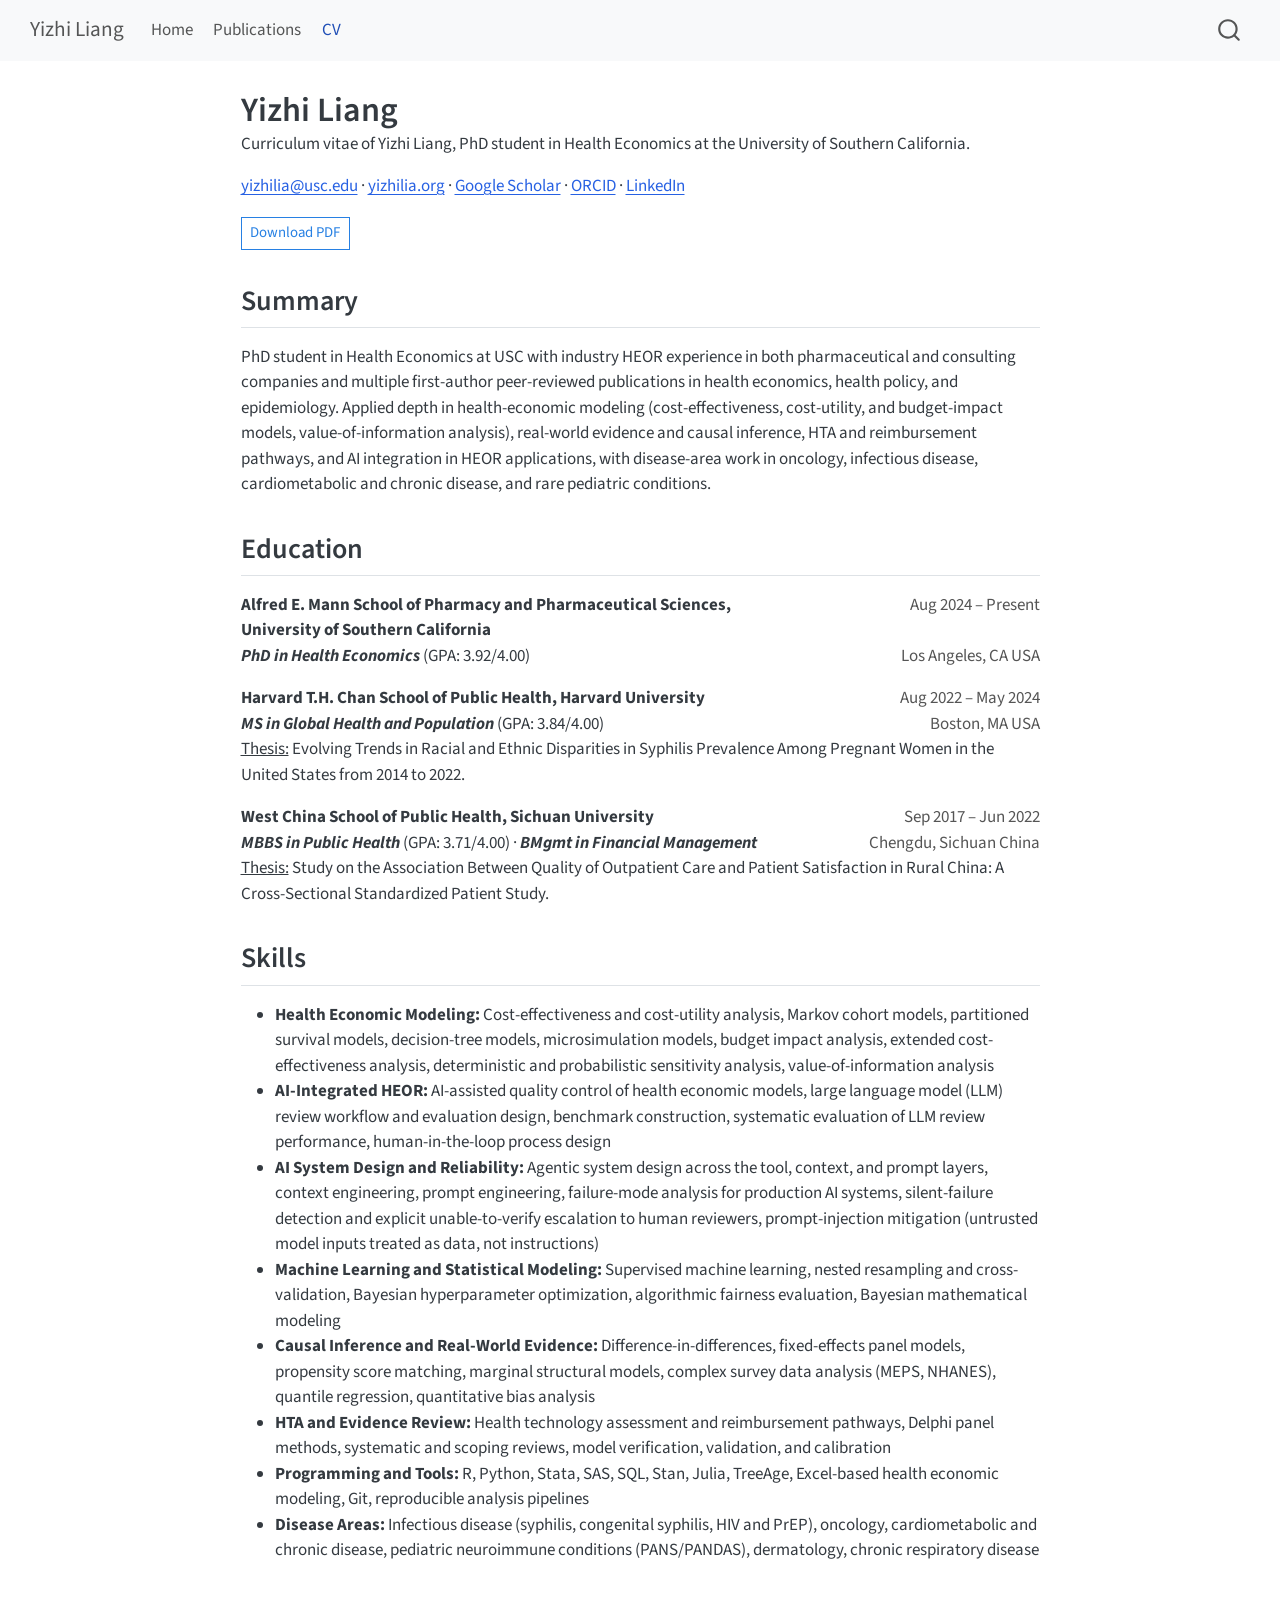
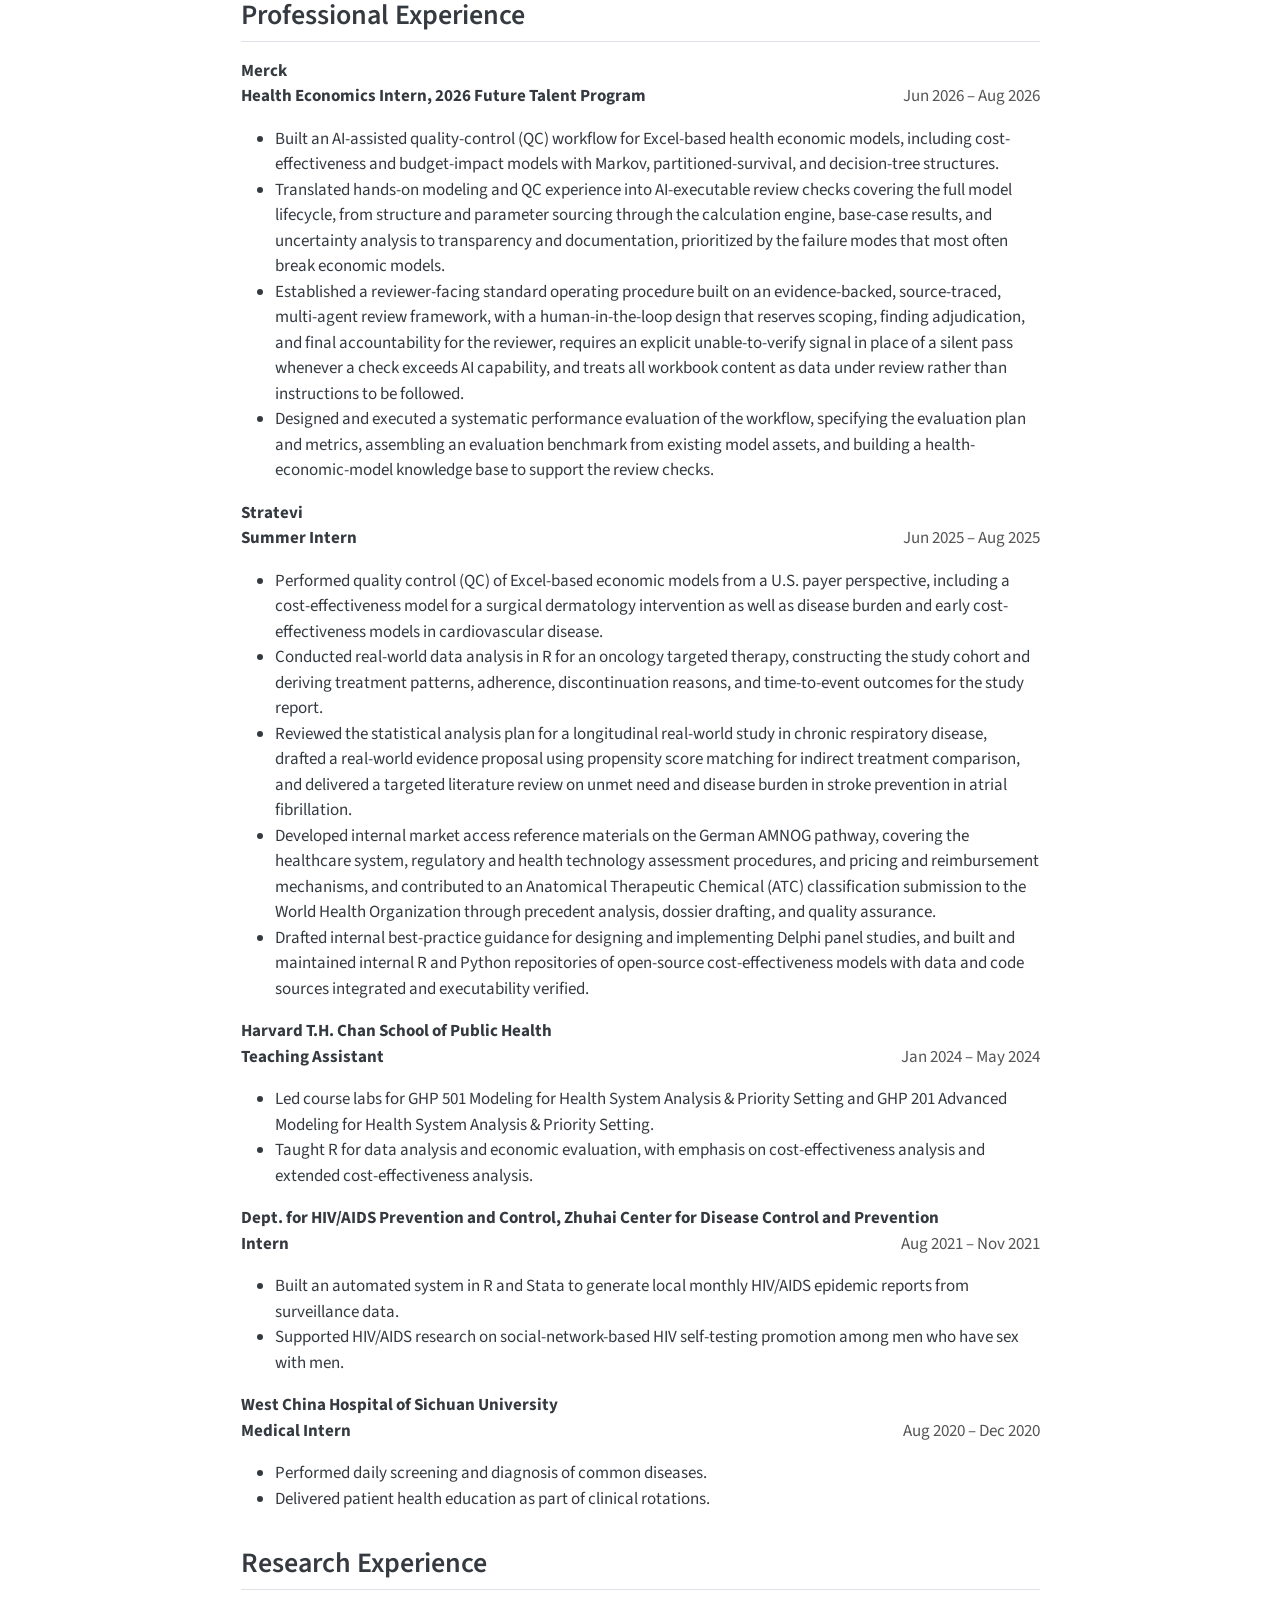
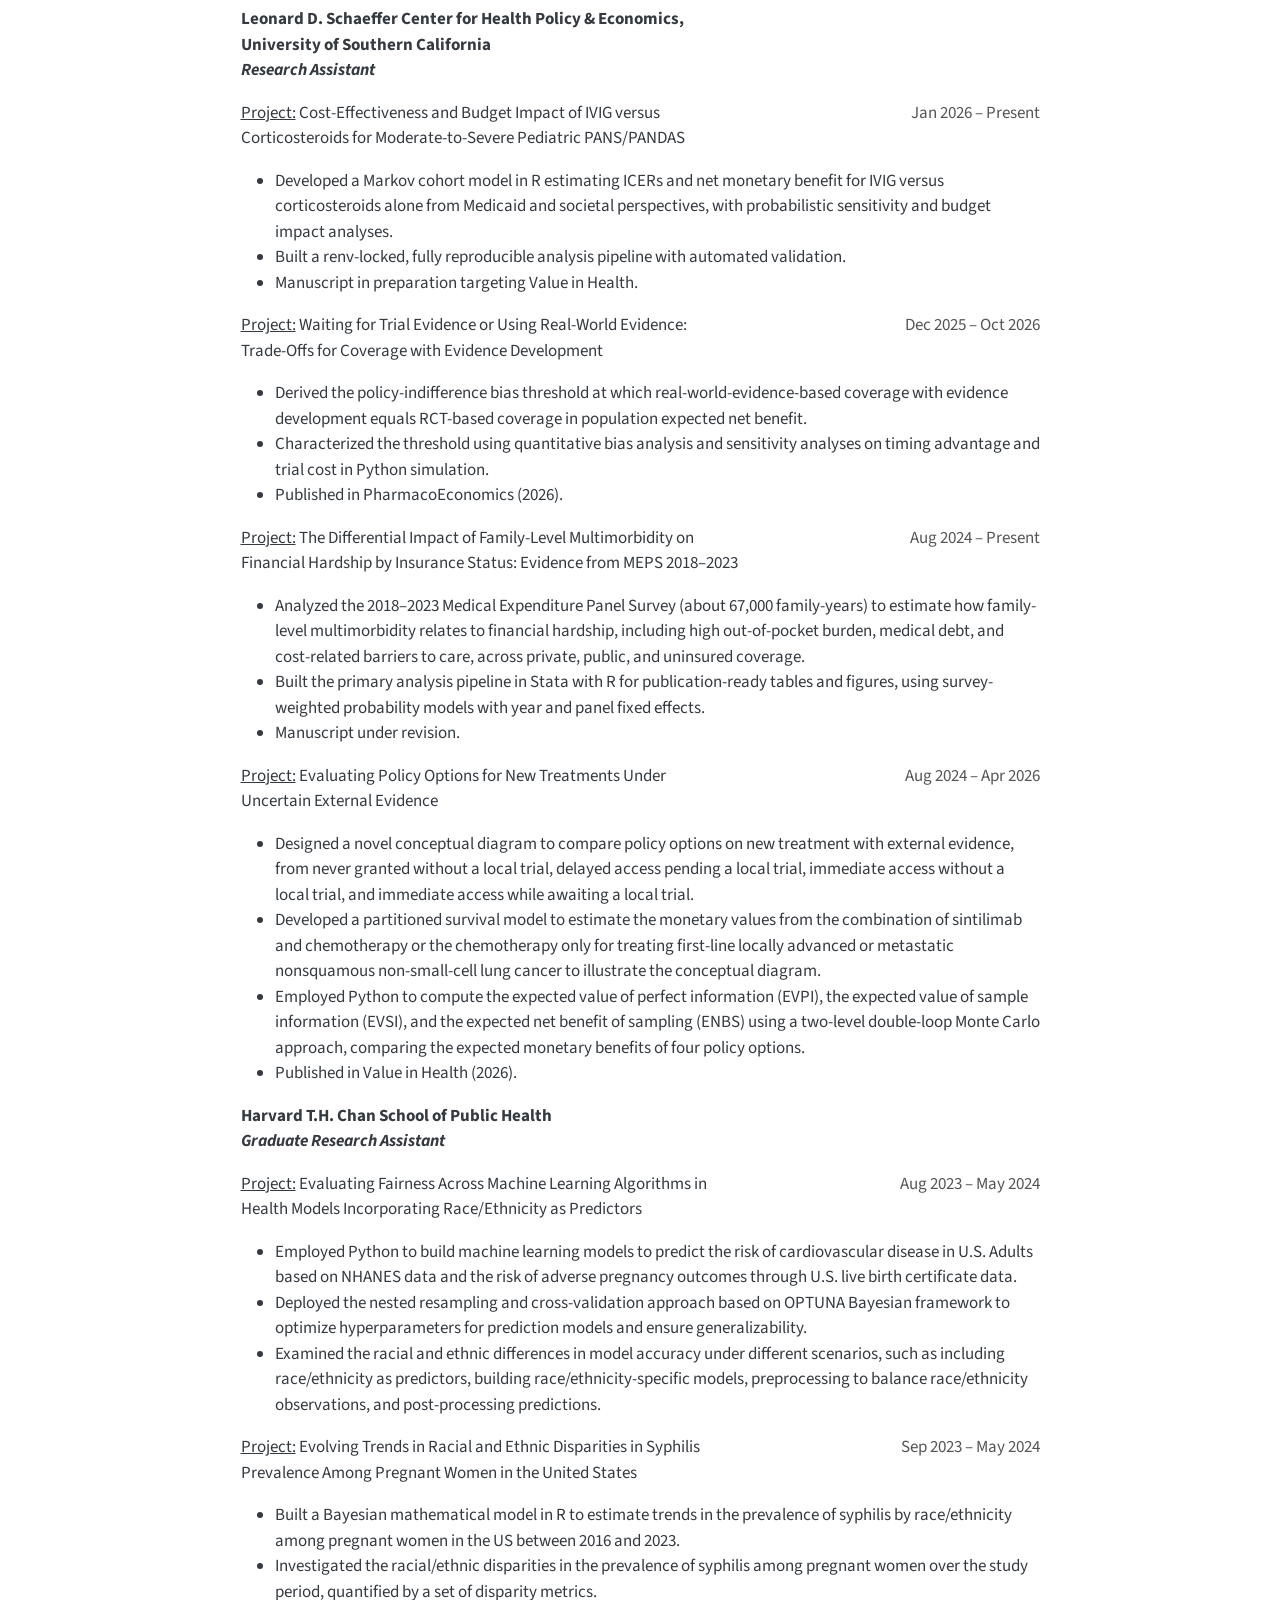
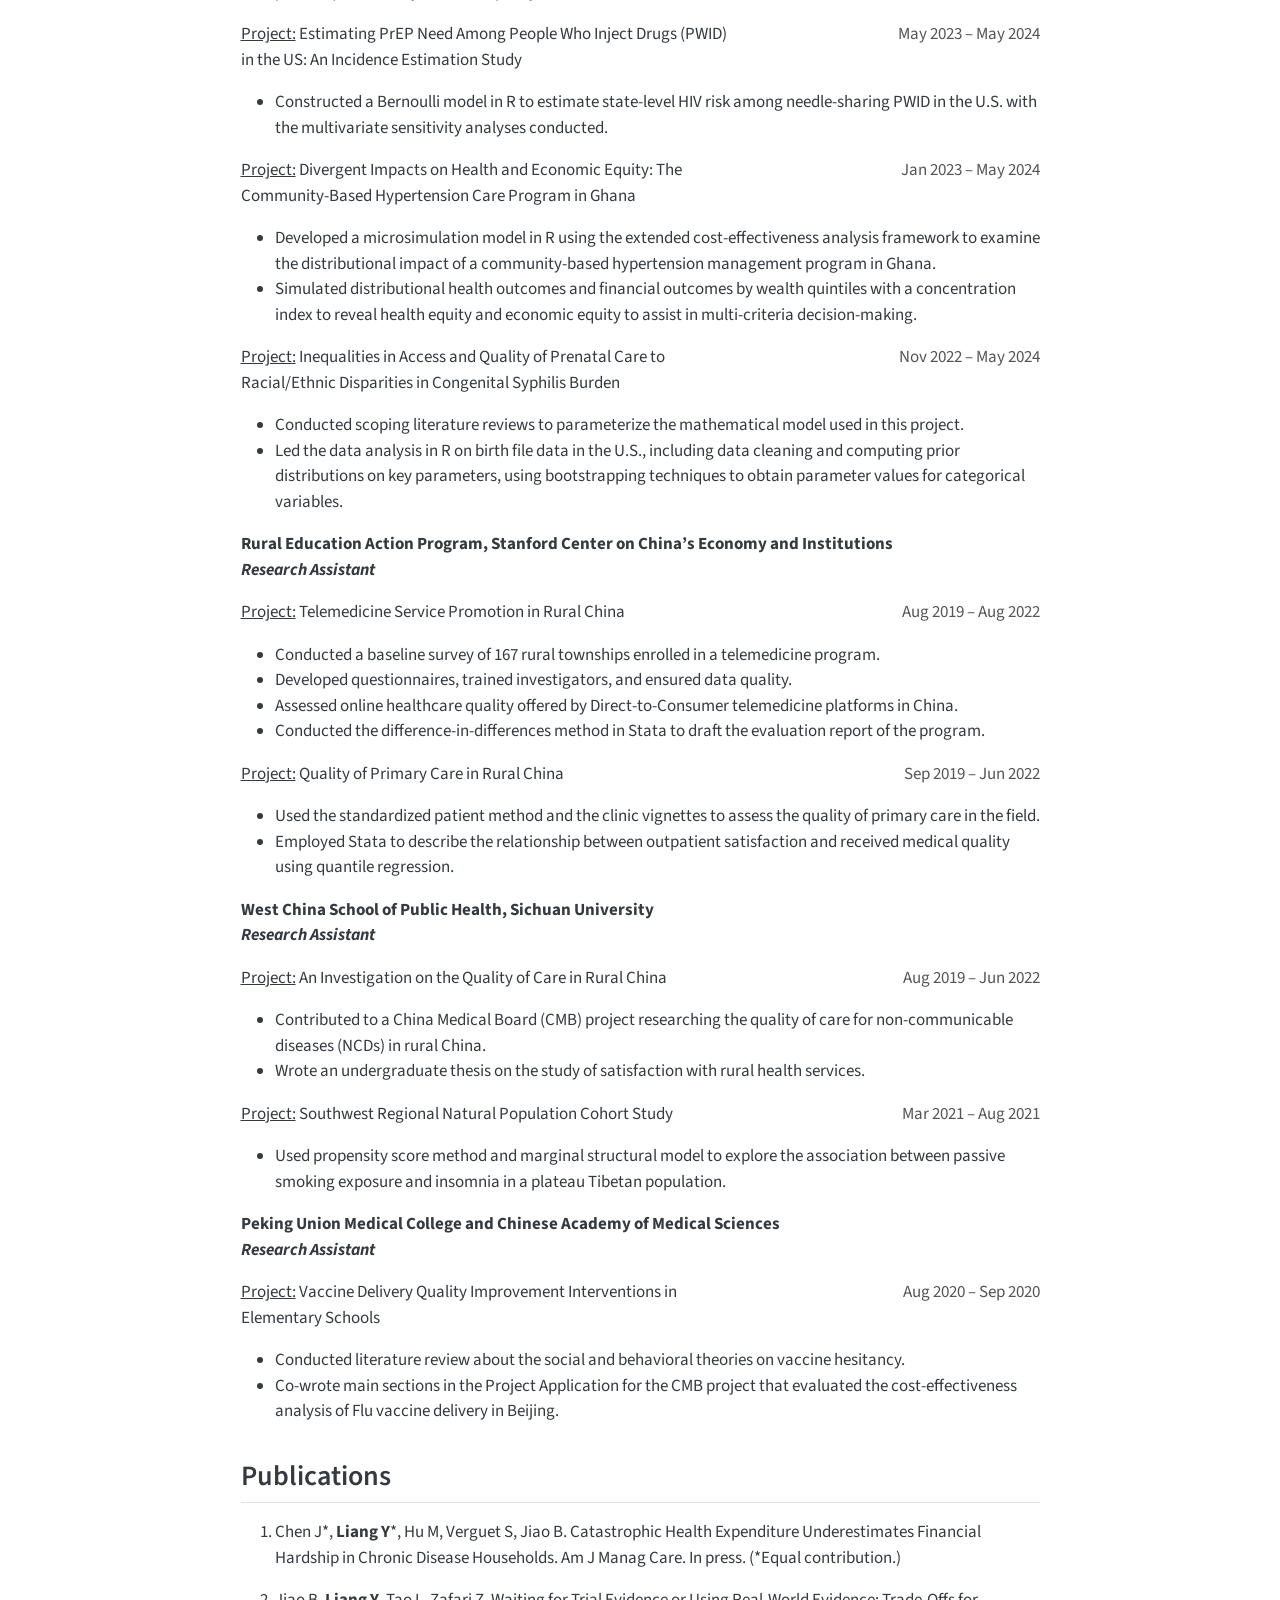
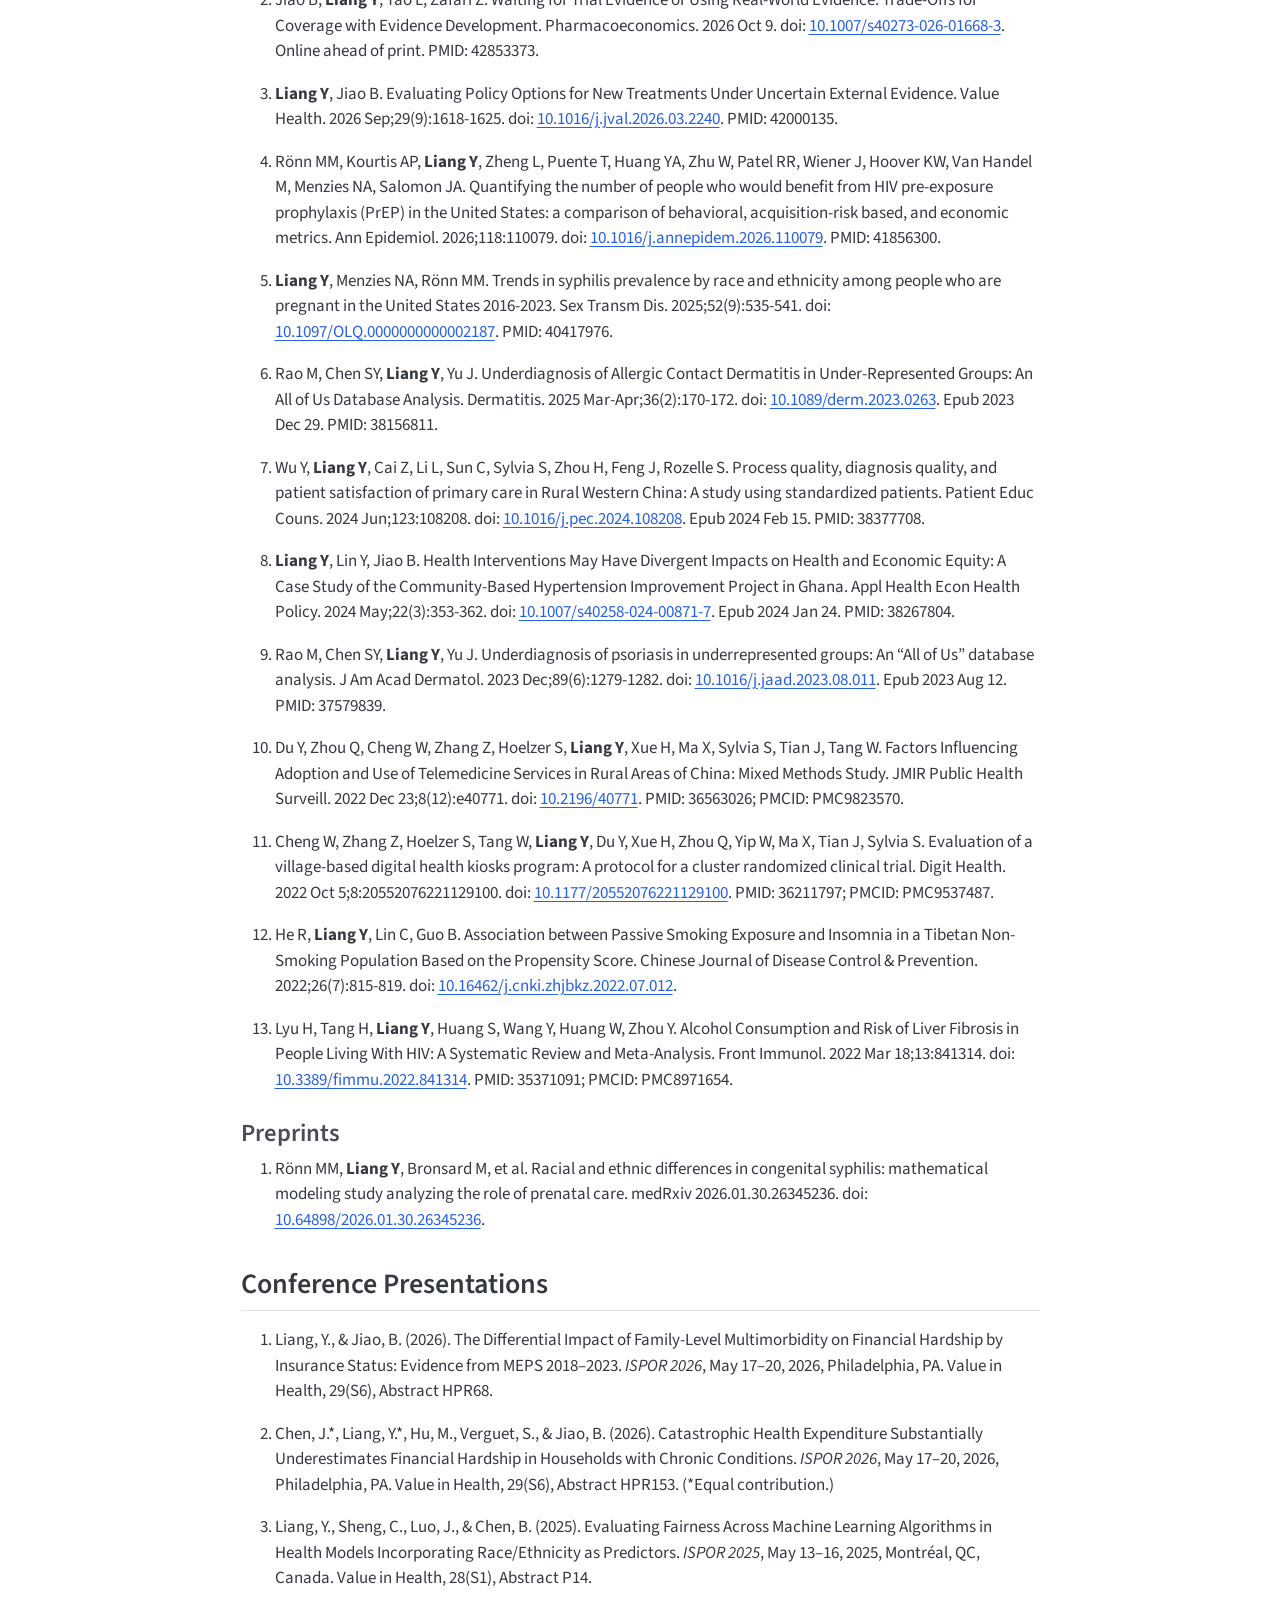
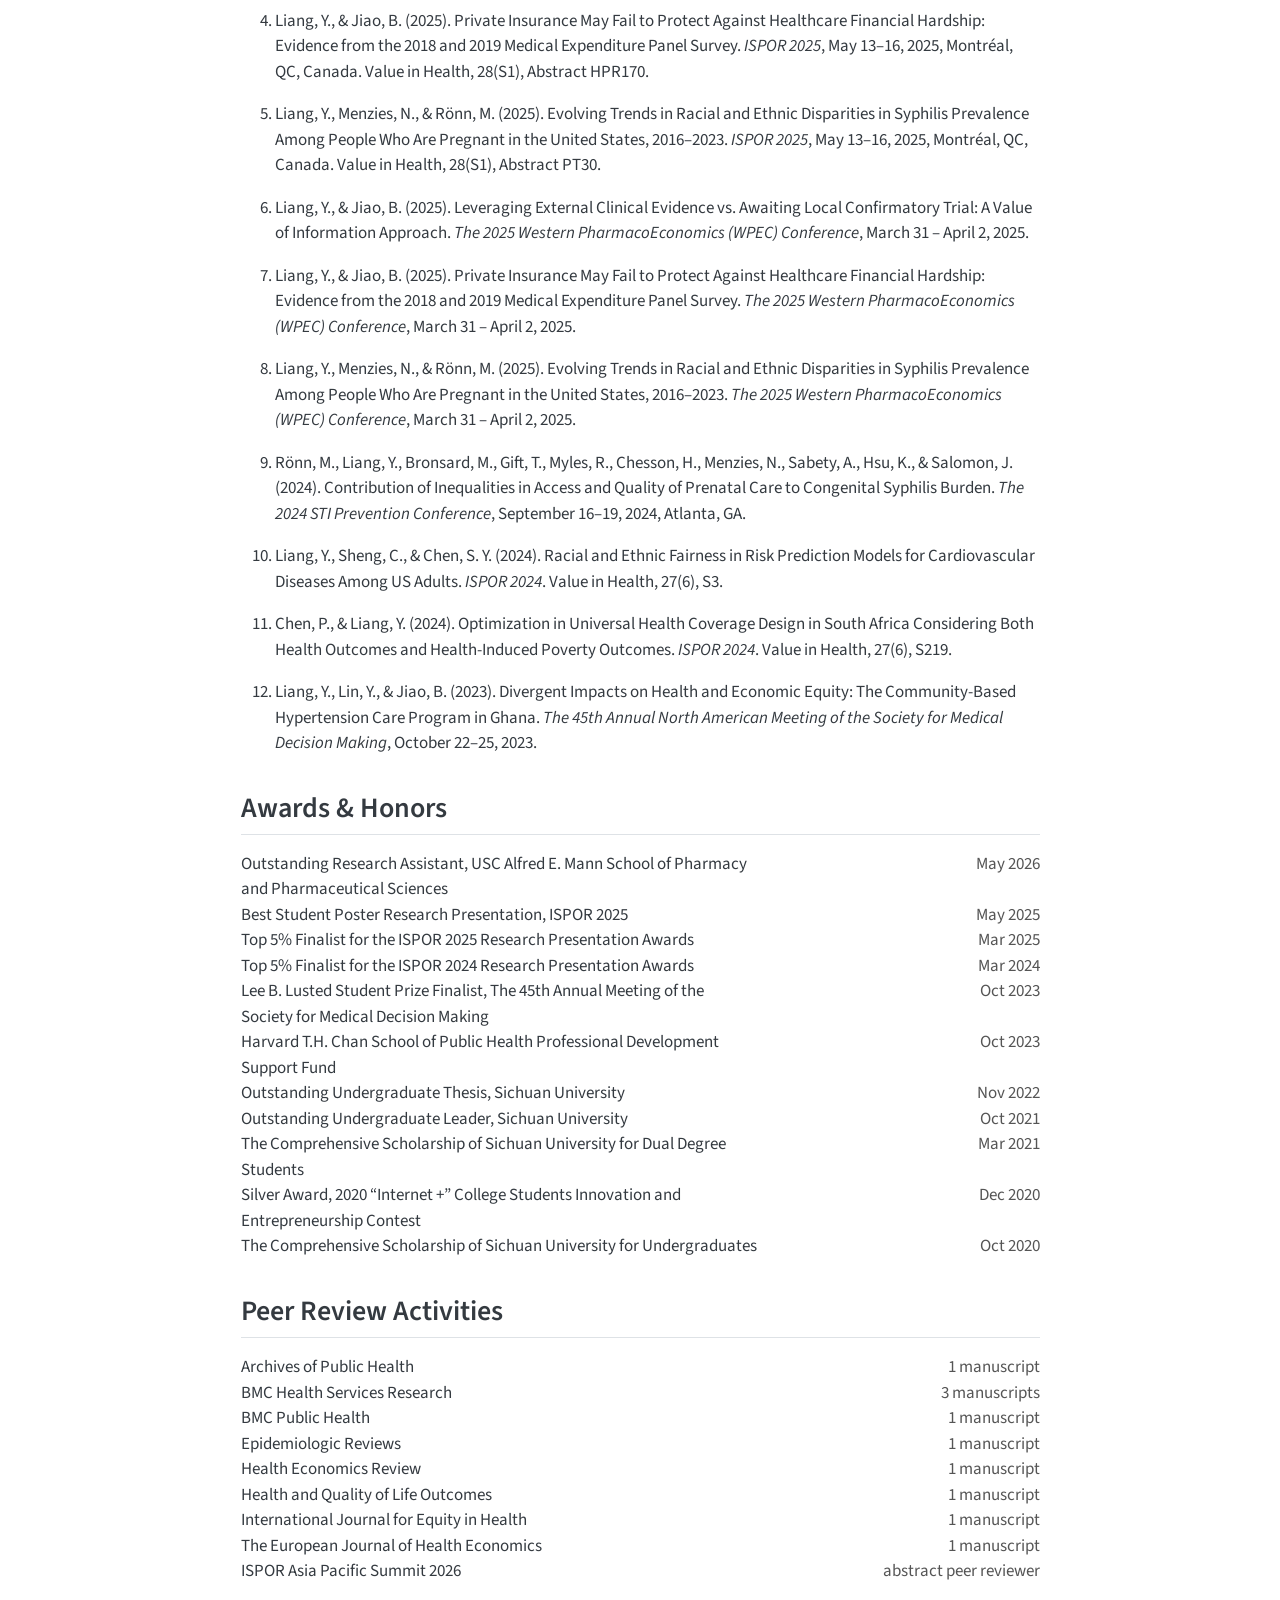
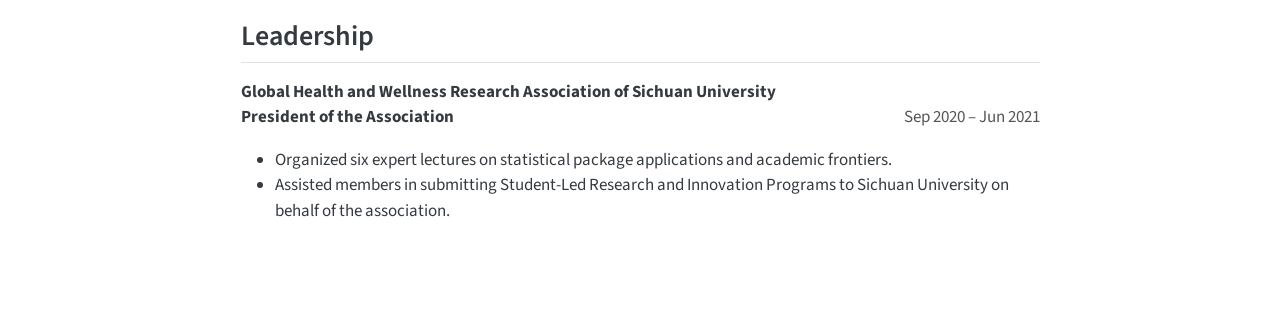
<file: cv/index.html>
<!DOCTYPE html>
<html xmlns="http://www.w3.org/1999/xhtml" lang="en" xml:lang="en"><head>

<meta charset="utf-8">
<meta name="generator" content="quarto-1.9.38">

<meta name="viewport" content="width=device-width, initial-scale=1.0, user-scalable=yes">

<meta name="description" content="Curriculum vitae of Yizhi Liang, PhD student in Health Economics at the University of Southern California.">

<title>Yizhi Liang – Yizhi Liang | Health Economics PhD, USC</title>
<style>
/* Default styles provided by pandoc.
** See https://pandoc.org/MANUAL.html#variables-for-html for config info.
*/
code{white-space: pre-wrap;}
span.smallcaps{font-variant: small-caps;}
div.columns{display: flex; gap: min(4vw, 1.5em);}
div.column{flex: auto; overflow-x: auto;}
div.hanging-indent{margin-left: 1.5em; text-indent: -1.5em;}
ul.task-list{list-style: none;}
ul.task-list li input[type="checkbox"] {
  width: 0.8em;
  margin: 0 0.8em 0.2em -1em; /* quarto-specific, see https://github.com/quarto-dev/quarto-cli/issues/4556 */ 
  vertical-align: middle;
}
</style>


<script src="../site_libs/quarto-nav/quarto-nav.js"></script>
<script src="../site_libs/quarto-nav/headroom.min.js"></script>
<script src="../site_libs/clipboard/clipboard.min.js"></script>
<script src="../site_libs/quarto-search/autocomplete.umd.js"></script>
<script src="../site_libs/quarto-search/fuse.min.js"></script>
<script src="../site_libs/quarto-search/quarto-search.js"></script>
<meta name="quarto:offset" content="../">
<script src="../site_libs/quarto-html/quarto.js" type="module"></script>
<script src="../site_libs/quarto-html/tabsets/tabsets.js" type="module"></script>
<script src="../site_libs/quarto-html/popper.min.js"></script>
<script src="../site_libs/quarto-html/tippy.umd.min.js"></script>
<script src="../site_libs/quarto-html/anchor.min.js"></script>
<link href="../site_libs/quarto-html/tippy.css" rel="stylesheet">
<link href="../site_libs/quarto-html/quarto-syntax-highlighting-15634bcf2e68342d4ad2dfa704d543f6.css" rel="stylesheet" id="quarto-text-highlighting-styles">
<script src="../site_libs/bootstrap/bootstrap.min.js"></script>
<link href="../site_libs/bootstrap/bootstrap-icons.css" rel="stylesheet">
<link href="../site_libs/bootstrap/bootstrap-759232fa0b86b84cb2931155628a3b47.min.css" rel="stylesheet" append-hash="true" id="quarto-bootstrap" data-mode="light">
<script id="quarto-search-options" type="application/json">{
  "location": "navbar",
  "copy-button": false,
  "collapse-after": 3,
  "panel-placement": "end",
  "type": "overlay",
  "limit": 50,
  "keyboard-shortcut": [
    "f",
    "/",
    "s"
  ],
  "show-item-context": false,
  "language": {
    "search-no-results-text": "No results",
    "search-matching-documents-text": "matching documents",
    "search-copy-link-title": "Copy link to search",
    "search-hide-matches-text": "Hide additional matches",
    "search-more-match-text": "more match in this document",
    "search-more-matches-text": "more matches in this document",
    "search-clear-button-title": "Clear",
    "search-text-placeholder": "",
    "search-detached-cancel-button-title": "Cancel",
    "search-submit-button-title": "Submit",
    "search-label": "Search"
  }
}</script>
<!-- Cloudflare Web Analytics --><script type="module" src="https://static.cloudflareinsights.com/beacon.min.js" data-cf-beacon="{&quot;token&quot;: &quot;642f5ecea32647feb23d455f85f21b78&quot;}"></script><!-- End Cloudflare Web Analytics -->
<script type="application/ld+json">
{
  "@context": "https://schema.org",
  "@type": "Person",
  "name": "Yizhi Liang",
  "url": "https://yizhilia.org/",
  "email": "mailto:yizhilia@usc.edu",
  "image": "https://yizhilia.org/assets/YIZHI_HEADSHOT.png",
  "jobTitle": "PhD Student in Health Economics",
  "affiliation": {
    "@type": "Organization",
    "name": "University of Southern California"
  },
  "sameAs": [
    "https://orcid.org/0000-0002-7475-496X",
    "https://scholar.google.com/citations?user=onCw2qgAAAAJ",
    "https://www.linkedin.com/in/yizhi-liang-heor/",
    "https://github.com/Yizhi-Liang"
  ]
}
</script>


<link rel="stylesheet" href="../styles.css">
<meta property="og:title" content="Yizhi Liang – Yizhi Liang | Health Economics PhD, USC">
<meta property="og:description" content="Curriculum vitae of Yizhi Liang, PhD student in Health Economics at the University of Southern California.">
<meta property="og:image" content="https://yizhilia.org/cv/assets/YIZHI_HEADSHOT.png">
<meta property="og:site_name" content="Yizhi Liang | Health Economics PhD, USC">
<meta property="og:image:alt" content="Headshot of Yizhi Liang, PhD student in Health Economics at the University of Southern California">
<meta property="og:locale" content="en_US">
<meta name="twitter:title" content="Yizhi Liang – Yizhi Liang | Health Economics PhD, USC">
<meta name="twitter:description" content="Curriculum vitae of Yizhi Liang, PhD student in Health Economics at the University of Southern California.">
<meta name="twitter:image" content="https://yizhilia.org/cv/assets/YIZHI_HEADSHOT.png">
<meta name="twitter:image:alt" content="Headshot of Yizhi Liang, PhD student in Health Economics at the University of Southern California">
<meta name="twitter:card" content="summary_large_image">
<link rel="canonical" href="https://yizhilia.org/cv/">
</head>

<body class="nav-fixed fullcontent quarto-light">

<div id="quarto-search-results"></div>
  <header id="quarto-header" class="headroom fixed-top">
    <nav class="navbar navbar-expand-lg " data-bs-theme="dark">
      <div class="navbar-container container-fluid">
      <div class="navbar-brand-container mx-auto">
    <a class="navbar-brand" href="../index.html">
    <span class="navbar-title">Yizhi Liang</span>
    </a>
  </div>
            <div id="quarto-search" class="" title="Search"></div>
          <button class="navbar-toggler" type="button" data-bs-toggle="collapse" data-bs-target="#navbarCollapse" aria-controls="navbarCollapse" role="menu" aria-expanded="false" aria-label="Toggle navigation" onclick="if (window.quartoToggleHeadroom) { window.quartoToggleHeadroom(); }">
  <span class="navbar-toggler-icon"></span>
</button>
          <div class="collapse navbar-collapse" id="navbarCollapse">
            <ul class="navbar-nav navbar-nav-scroll me-auto">
  <li class="nav-item">
    <a class="nav-link" href="../index.html"> 
<span class="menu-text">Home</span></a>
  </li>  
  <li class="nav-item">
    <a class="nav-link" href="../publications.html"> 
<span class="menu-text">Publications</span></a>
  </li>  
  <li class="nav-item">
    <a class="nav-link active" href="../cv/index.html" aria-current="page"> 
<span class="menu-text">CV</span></a>
  </li>  
</ul>
          </div> <!-- /navcollapse -->
            <div class="quarto-navbar-tools">
</div>
      </div> <!-- /container-fluid -->
    </nav>
</header>
<!-- content -->
<div id="quarto-content" class="quarto-container page-columns page-rows-contents page-layout-article page-navbar">
<!-- sidebar -->
<!-- margin-sidebar -->
    
<!-- main -->
<main class="content" id="quarto-document-content">

<header id="title-block-header" class="quarto-title-block default">
<div class="quarto-title">
<h1 class="title">Yizhi Liang</h1>
</div>

<div>
  <div class="description">
    Curriculum vitae of Yizhi Liang, PhD student in Health Economics at the University of Southern California.
  </div>
</div>


<div class="quarto-title-meta">

    
  
    
  </div>
  


</header>


<!-- Contacts: unless-format="typst" so the line reaches BOTH html and docx.
     The typst PDF builds its own contact line from cv-contacts metadata, so it is
     excluded here to avoid printing it twice. The Download-PDF button stays html-only.
     custom-style="ContactLine" targets the docx style (centered, thick rule below,
     defined in cv/_reference.docx); the html writer passes the attribute through
     harmlessly. The typst line comes from _contacts.yml. -->
<div data-custom-style="ContactLine">
<p><a href="mailto:yizhilia@usc.edu">yizhilia@usc.edu</a> · <a href="https://yizhilia.org/">yizhilia.org</a> · <a href="https://scholar.google.com/citations?user=onCw2qgAAAAJ&amp;hl=en">Google Scholar</a> · <a href="https://orcid.org/0000-0002-7475-496X">ORCID</a> · <a href="https://www.linkedin.com/in/yizhi-liang-heor/">LinkedIn</a></p>
</div>
<p><a href="Yizhi-Liang-CV.pdf" class="btn btn-outline-primary btn-sm">Download PDF</a></p>
<!-- Summary: the shared paragraph by default. A per-application render passes a metadata file
     (kept OUTSIDE this repo, in the application's own folder) that sets `tailored: true` plus
     `tailored-summary`; then this block prints that text instead of the shared include.
     `when-meta` tests a BOOLEAN key (a string is never truthy, measured on Quarto 1.9.38), hence two keys.
     The base/site/full/academic renders never set `tailored`. Driver: cv/render-tailored.sh -->
<section id="summary-1" class="level2">
<h2 class="anchored" data-anchor-id="summary-1">Summary</h2>
<p>PhD student in Health Economics at USC with industry HEOR experience in both pharmaceutical and consulting companies and multiple first-author peer-reviewed publications in health economics, health policy, and epidemiology. Applied depth in health-economic modeling (cost-effectiveness, cost-utility, and budget-impact models, value-of-information analysis), real-world evidence and causal inference, HTA and reimbursement pathways, and AI integration in HEOR applications, with disease-area work in oncology, infectious disease, cardiometabolic and chronic disease, and rare pediatric conditions.</p>
</section>
<section id="education" class="level2">
<h2 class="anchored" data-anchor-id="education">Education</h2>
<p><strong>Alfred E. Mann School of Pharmacy and Pharmaceutical Sciences,</strong> <span class="cvr">Aug 2024 – Present</span><br>
<strong>University of Southern California</strong><br>
<strong><em>PhD in Health Economics</em></strong> (GPA: 3.92/4.00) <span class="cvr">Los Angeles, CA USA</span></p>
<p><strong>Harvard T.H. Chan School of Public Health, Harvard University</strong> <span class="cvr">Aug 2022 – May 2024</span><br>
<strong><em>MS in Global Health and Population</em></strong> (GPA: 3.84/4.00) <span class="cvr">Boston, MA USA</span><br>
<u>Thesis:</u> Evolving Trends in Racial and Ethnic Disparities in Syphilis Prevalence Among Pregnant Women in the United States from 2014 to 2022.</p>
<p><strong>West China School of Public Health, Sichuan University</strong> <span class="cvr">Sep 2017 – Jun 2022</span><br>
<strong><em>MBBS in Public Health</em></strong> (GPA: 3.71/4.00) · <strong><em>BMgmt in Financial Management</em></strong> <span class="cvr">Chengdu, Sichuan China</span><br>
<u>Thesis:</u> Study on the Association Between Quality of Outpatient Care and Patient Satisfaction in Rural China: A Cross-Sectional Standardized Patient Study.</p>
</section>
<section id="skills" class="level2">
<h2 class="anchored" data-anchor-id="skills">Skills</h2>
<ul>
<li><strong>Health Economic Modeling:</strong> Cost-effectiveness and cost-utility analysis, Markov cohort models, partitioned survival models, decision-tree models, microsimulation models, budget impact analysis, extended cost-effectiveness analysis, deterministic and probabilistic sensitivity analysis, value-of-information analysis</li>
<li><strong>AI-Integrated HEOR:</strong> AI-assisted quality control of health economic models, large language model (LLM) review workflow and evaluation design, benchmark construction, systematic evaluation of LLM review performance, human-in-the-loop process design</li>
<li><strong>AI System Design and Reliability:</strong> Agentic system design across the tool, context, and prompt layers, context engineering, prompt engineering, failure-mode analysis for production AI systems, silent-failure detection and explicit unable-to-verify escalation to human reviewers, prompt-injection mitigation (untrusted model inputs treated as data, not instructions)</li>
<li><strong>Machine Learning and Statistical Modeling:</strong> Supervised machine learning, nested resampling and cross-validation, Bayesian hyperparameter optimization, algorithmic fairness evaluation, Bayesian mathematical modeling</li>
<li><strong>Causal Inference and Real-World Evidence:</strong> Difference-in-differences, fixed-effects panel models, propensity score matching, marginal structural models, complex survey data analysis (MEPS, NHANES), quantile regression, quantitative bias analysis</li>
<li><strong>HTA and Evidence Review:</strong> Health technology assessment and reimbursement pathways, Delphi panel methods, systematic and scoping reviews, model verification, validation, and calibration</li>
<li><strong>Programming and Tools:</strong> R, Python, Stata, SAS, SQL, Stan, Julia, TreeAge, Excel-based health economic modeling, Git, reproducible analysis pipelines</li>
<li><strong>Disease Areas:</strong> Infectious disease (syphilis, congenital syphilis, HIV and PrEP), oncology, cardiometabolic and chronic disease, pediatric neuroimmune conditions (PANS/PANDAS), dermatology, chronic respiratory disease</li>
</ul>
</section>
<section id="professional-experience" class="level2">
<h2 class="anchored" data-anchor-id="professional-experience">Professional Experience</h2>
<p><strong>Merck</strong><br>
<strong>Health Economics Intern, 2026 Future Talent Program</strong> <span class="cvr">Jun 2026 – Aug 2026</span></p>
<ul>
<li>Built an AI-assisted quality-control (QC) workflow for Excel-based health economic models, including cost-effectiveness and budget-impact models with Markov, partitioned-survival, and decision-tree structures.</li>
<li>Translated hands-on modeling and QC experience into AI-executable review checks covering the full model lifecycle, from structure and parameter sourcing through the calculation engine, base-case results, and uncertainty analysis to transparency and documentation, prioritized by the failure modes that most often break economic models.</li>
<li>Established a reviewer-facing standard operating procedure built on an evidence-backed, source-traced, multi-agent review framework, with a human-in-the-loop design that reserves scoping, finding adjudication, and final accountability for the reviewer, requires an explicit unable-to-verify signal in place of a silent pass whenever a check exceeds AI capability, and treats all workbook content as data under review rather than instructions to be followed.</li>
<li>Designed and executed a systematic performance evaluation of the workflow, specifying the evaluation plan and metrics, assembling an evaluation benchmark from existing model assets, and building a health-economic-model knowledge base to support the review checks.</li>
</ul>
<p><strong>Stratevi</strong><br>
<strong>Summer Intern</strong> <span class="cvr">Jun 2025 – Aug 2025</span></p>
<ul>
<li>Performed quality control (QC) of Excel-based economic models from a U.S. payer perspective, including a cost-effectiveness model for a surgical dermatology intervention as well as disease burden and early cost-effectiveness models in cardiovascular disease.</li>
<li>Conducted real-world data analysis in R for an oncology targeted therapy, constructing the study cohort and deriving treatment patterns, adherence, discontinuation reasons, and time-to-event outcomes for the study report.</li>
<li>Reviewed the statistical analysis plan for a longitudinal real-world study in chronic respiratory disease, drafted a real-world evidence proposal using propensity score matching for indirect treatment comparison, and delivered a targeted literature review on unmet need and disease burden in stroke prevention in atrial fibrillation.</li>
<li>Developed internal market access reference materials on the German AMNOG pathway, covering the healthcare system, regulatory and health technology assessment procedures, and pricing and reimbursement mechanisms, and contributed to an Anatomical Therapeutic Chemical (ATC) classification submission to the World Health Organization through precedent analysis, dossier drafting, and quality assurance.</li>
<li>Drafted internal best-practice guidance for designing and implementing Delphi panel studies, and built and maintained internal R and Python repositories of open-source cost-effectiveness models with data and code sources integrated and executability verified.</li>
</ul>
<p><strong>Harvard T.H. Chan School of Public Health</strong><br>
<strong>Teaching Assistant</strong> <span class="cvr">Jan 2024 – May 2024</span></p>
<ul>
<li>Led course labs for GHP 501 Modeling for Health System Analysis &amp; Priority Setting and GHP 201 Advanced Modeling for Health System Analysis &amp; Priority Setting.</li>
<li>Taught R for data analysis and economic evaluation, with emphasis on cost-effectiveness analysis and extended cost-effectiveness analysis.</li>
</ul>
<p><strong>Dept. for HIV/AIDS Prevention and Control, Zhuhai Center for Disease Control and Prevention</strong><br>
<strong>Intern</strong> <span class="cvr">Aug 2021 – Nov 2021</span></p>
<ul>
<li>Built an automated system in R and Stata to generate local monthly HIV/AIDS epidemic reports from surveillance data.</li>
<li>Supported HIV/AIDS research on social-network-based HIV self-testing promotion among men who have sex with men.</li>
</ul>
<p><strong>West China Hospital of Sichuan University</strong><br>
<strong>Medical Intern</strong> <span class="cvr">Aug 2020 – Dec 2020</span></p>
<ul>
<li>Performed daily screening and diagnosis of common diseases.</li>
<li>Delivered patient health education as part of clinical rotations.</li>
</ul>
</section>
<section id="research-experience" class="level2">
<h2 class="anchored" data-anchor-id="research-experience">Research Experience</h2>
<p><strong>Leonard D. Schaeffer Center for Health Policy &amp; Economics,</strong><br>
<strong>University of Southern California</strong><br>
<strong><em>Research Assistant</em></strong></p>
<p><u>Project:</u> Cost-Effectiveness and Budget Impact of IVIG versus <span class="cvr">Jan 2026 – Present</span><br>
Corticosteroids for Moderate-to-Severe Pediatric PANS/PANDAS</p>
<ul>
<li>Developed a Markov cohort model in R estimating ICERs and net monetary benefit for IVIG versus corticosteroids alone from Medicaid and societal perspectives, with probabilistic sensitivity and budget impact analyses.</li>
<li>Built a renv-locked, fully reproducible analysis pipeline with automated validation.</li>
<li>Manuscript in preparation targeting Value in Health.</li>
</ul>
<p><u>Project:</u> Waiting for Trial Evidence or Using Real-World Evidence: <span class="cvr">Dec 2025 – Oct 2026</span><br>
Trade-Offs for Coverage with Evidence Development</p>
<ul>
<li>Derived the policy-indifference bias threshold at which real-world-evidence-based coverage with evidence development equals RCT-based coverage in population expected net benefit.</li>
<li>Characterized the threshold using quantitative bias analysis and sensitivity analyses on timing advantage and trial cost in Python simulation.</li>
<li>Published in PharmacoEconomics (2026).</li>
</ul>
<p><u>Project:</u> The Differential Impact of Family-Level Multimorbidity on <span class="cvr">Aug 2024 – Present</span><br>
Financial Hardship by Insurance Status: Evidence from MEPS 2018–2023</p>
<ul>
<li>Analyzed the 2018–2023 Medical Expenditure Panel Survey (about 67,000 family-years) to estimate how family-level multimorbidity relates to financial hardship, including high out-of-pocket burden, medical debt, and cost-related barriers to care, across private, public, and uninsured coverage.</li>
<li>Built the primary analysis pipeline in Stata with R for publication-ready tables and figures, using survey-weighted probability models with year and panel fixed effects.</li>
<li>Manuscript under revision.</li>
</ul>
<p><u>Project:</u> Evaluating Policy Options for New Treatments Under <span class="cvr">Aug 2024 – Apr 2026</span><br>
Uncertain External Evidence</p>
<ul>
<li>Designed a novel conceptual diagram to compare policy options on new treatment with external evidence, from never granted without a local trial, delayed access pending a local trial, immediate access without a local trial, and immediate access while awaiting a local trial.</li>
<li>Developed a partitioned survival model to estimate the monetary values from the combination of sintilimab and chemotherapy or the chemotherapy only for treating first-line locally advanced or metastatic nonsquamous non-small-cell lung cancer to illustrate the conceptual diagram.</li>
<li>Employed Python to compute the expected value of perfect information (EVPI), the expected value of sample information (EVSI), and the expected net benefit of sampling (ENBS) using a two-level double-loop Monte Carlo approach, comparing the expected monetary benefits of four policy options.</li>
<li>Published in Value in Health (2026).</li>
</ul>
<p><strong>Harvard T.H. Chan School of Public Health</strong><br>
<strong><em>Graduate Research Assistant</em></strong></p>
<p><u>Project:</u> Evaluating Fairness Across Machine Learning Algorithms in <span class="cvr">Aug 2023 – May 2024</span><br>
Health Models Incorporating Race/Ethnicity as Predictors</p>
<ul>
<li>Employed Python to build machine learning models to predict the risk of cardiovascular disease in U.S. Adults based on NHANES data and the risk of adverse pregnancy outcomes through U.S. live birth certificate data.</li>
<li>Deployed the nested resampling and cross-validation approach based on OPTUNA Bayesian framework to optimize hyperparameters for prediction models and ensure generalizability.</li>
<li>Examined the racial and ethnic differences in model accuracy under different scenarios, such as including race/ethnicity as predictors, building race/ethnicity-specific models, preprocessing to balance race/ethnicity observations, and post-processing predictions.</li>
</ul>
<p><u>Project:</u> Evolving Trends in Racial and Ethnic Disparities in Syphilis <span class="cvr">Sep 2023 – May 2024</span><br>
Prevalence Among Pregnant Women in the United States</p>
<ul>
<li>Built a Bayesian mathematical model in R to estimate trends in the prevalence of syphilis by race/ethnicity among pregnant women in the US between 2016 and 2023.</li>
<li>Investigated the racial/ethnic disparities in the prevalence of syphilis among pregnant women over the study period, quantified by a set of disparity metrics.</li>
</ul>
<p><u>Project:</u> Estimating PrEP Need Among People Who Inject Drugs (PWID) <span class="cvr">May 2023 – May 2024</span><br>
in the US: An Incidence Estimation Study</p>
<ul>
<li>Constructed a Bernoulli model in R to estimate state-level HIV risk among needle-sharing PWID in the U.S. with the multivariate sensitivity analyses conducted.</li>
</ul>
<p><u>Project:</u> Divergent Impacts on Health and Economic Equity: The <span class="cvr">Jan 2023 – May 2024</span><br>
Community-Based Hypertension Care Program in Ghana</p>
<ul>
<li>Developed a microsimulation model in R using the extended cost-effectiveness analysis framework to examine the distributional impact of a community-based hypertension management program in Ghana.</li>
<li>Simulated distributional health outcomes and financial outcomes by wealth quintiles with a concentration index to reveal health equity and economic equity to assist in multi-criteria decision-making.</li>
</ul>
<p><u>Project:</u> Inequalities in Access and Quality of Prenatal Care to <span class="cvr">Nov 2022 – May 2024</span><br>
Racial/Ethnic Disparities in Congenital Syphilis Burden</p>
<ul>
<li>Conducted scoping literature reviews to parameterize the mathematical model used in this project.</li>
<li>Led the data analysis in R on birth file data in the U.S., including data cleaning and computing prior distributions on key parameters, using bootstrapping techniques to obtain parameter values for categorical variables.</li>
</ul>
<p><strong>Rural Education Action Program, Stanford Center on China’s Economy and Institutions</strong><br>
<strong><em>Research Assistant</em></strong></p>
<p><u>Project:</u> Telemedicine Service Promotion in Rural China <span class="cvr">Aug 2019 – Aug 2022</span></p>
<ul>
<li>Conducted a baseline survey of 167 rural townships enrolled in a telemedicine program.</li>
<li>Developed questionnaires, trained investigators, and ensured data quality.</li>
<li>Assessed online healthcare quality offered by Direct-to-Consumer telemedicine platforms in China.</li>
<li>Conducted the difference-in-differences method in Stata to draft the evaluation report of the program.</li>
</ul>
<p><u>Project:</u> Quality of Primary Care in Rural China <span class="cvr">Sep 2019 – Jun 2022</span></p>
<ul>
<li>Used the standardized patient method and the clinic vignettes to assess the quality of primary care in the field.</li>
<li>Employed Stata to describe the relationship between outpatient satisfaction and received medical quality using quantile regression.</li>
</ul>
<p><strong>West China School of Public Health, Sichuan University</strong><br>
<strong><em>Research Assistant</em></strong></p>
<p><u>Project:</u> An Investigation on the Quality of Care in Rural China <span class="cvr">Aug 2019 – Jun 2022</span></p>
<ul>
<li>Contributed to a China Medical Board (CMB) project researching the quality of care for non-communicable diseases (NCDs) in rural China.</li>
<li>Wrote an undergraduate thesis on the study of satisfaction with rural health services.</li>
</ul>
<p><u>Project:</u> Southwest Regional Natural Population Cohort Study <span class="cvr">Mar 2021 – Aug 2021</span></p>
<ul>
<li>Used propensity score method and marginal structural model to explore the association between passive smoking exposure and insomnia in a plateau Tibetan population.</li>
</ul>
<p><strong>Peking Union Medical College and Chinese Academy of Medical Sciences</strong><br>
<strong><em>Research Assistant</em></strong></p>
<p><u>Project:</u> Vaccine Delivery Quality Improvement Interventions in <span class="cvr">Aug 2020 – Sep 2020</span><br>
Elementary Schools</p>
<ul>
<li>Conducted literature review about the social and behavioral theories on vaccine hesitancy.</li>
<li>Co-wrote main sections in the Project Application for the CMB project that evaluated the cost-effectiveness analysis of Flu vaccine delivery in Beijing.</li>
</ul>
</section>
<section id="publications" class="level2">
<h2 class="anchored" data-anchor-id="publications">Publications</h2>
<ol type="1">
<li><p>Chen J*, <strong>Liang Y</strong>*, Hu M, Verguet S, Jiao B. Catastrophic Health Expenditure Underestimates Financial Hardship in Chronic Disease Households. Am J Manag Care. In press. (*Equal contribution.)</p></li>
<li><p>Jiao B, <strong>Liang Y</strong>, Tao L, Zafari Z. Waiting for Trial Evidence or Using Real-World Evidence: Trade-Offs for Coverage with Evidence Development. Pharmacoeconomics. 2026 Oct 9. doi: <a href="https://doi.org/10.1007/s40273-026-01668-3">10.1007/s40273-026-01668-3</a>. Online ahead of print. PMID: 42853373.</p></li>
<li><p><strong>Liang Y</strong>, Jiao B. Evaluating Policy Options for New Treatments Under Uncertain External Evidence. Value Health. 2026 Sep;29(9):1618-1625. doi: <a href="https://doi.org/10.1016/j.jval.2026.03.2240">10.1016/j.jval.2026.03.2240</a>. PMID: 42000135.</p></li>
<li><p>Rönn MM, Kourtis AP, <strong>Liang Y</strong>, Zheng L, Puente T, Huang YA, Zhu W, Patel RR, Wiener J, Hoover KW, Van Handel M, Menzies NA, Salomon JA. Quantifying the number of people who would benefit from HIV pre-exposure prophylaxis (PrEP) in the United States: a comparison of behavioral, acquisition-risk based, and economic metrics. Ann Epidemiol. 2026;118:110079. doi: <a href="https://doi.org/10.1016/j.annepidem.2026.110079">10.1016/j.annepidem.2026.110079</a>. PMID: 41856300.</p></li>
<li><p><strong>Liang Y</strong>, Menzies NA, Rönn MM. Trends in syphilis prevalence by race and ethnicity among people who are pregnant in the United States 2016-2023. Sex Transm Dis. 2025;52(9):535-541. doi: <a href="https://doi.org/10.1097/OLQ.0000000000002187">10.1097/OLQ.0000000000002187</a>. PMID: 40417976.</p></li>
<li><p>Rao M, Chen SY, <strong>Liang Y</strong>, Yu J. Underdiagnosis of Allergic Contact Dermatitis in Under-Represented Groups: An All of Us Database Analysis. Dermatitis. 2025 Mar-Apr;36(2):170-172. doi: <a href="https://doi.org/10.1089/derm.2023.0263">10.1089/derm.2023.0263</a>. Epub 2023 Dec 29. PMID: 38156811.</p></li>
<li><p>Wu Y, <strong>Liang Y</strong>, Cai Z, Li L, Sun C, Sylvia S, Zhou H, Feng J, Rozelle S. Process quality, diagnosis quality, and patient satisfaction of primary care in Rural Western China: A study using standardized patients. Patient Educ Couns. 2024 Jun;123:108208. doi: <a href="https://doi.org/10.1016/j.pec.2024.108208">10.1016/j.pec.2024.108208</a>. Epub 2024 Feb 15. PMID: 38377708.</p></li>
<li><p><strong>Liang Y</strong>, Lin Y, Jiao B. Health Interventions May Have Divergent Impacts on Health and Economic Equity: A Case Study of the Community-Based Hypertension Improvement Project in Ghana. Appl Health Econ Health Policy. 2024 May;22(3):353-362. doi: <a href="https://doi.org/10.1007/s40258-024-00871-7">10.1007/s40258-024-00871-7</a>. Epub 2024 Jan 24. PMID: 38267804.</p></li>
<li><p>Rao M, Chen SY, <strong>Liang Y</strong>, Yu J. Underdiagnosis of psoriasis in underrepresented groups: An “All of Us” database analysis. J Am Acad Dermatol. 2023 Dec;89(6):1279-1282. doi: <a href="https://doi.org/10.1016/j.jaad.2023.08.011">10.1016/j.jaad.2023.08.011</a>. Epub 2023 Aug 12. PMID: 37579839.</p></li>
<li><p>Du Y, Zhou Q, Cheng W, Zhang Z, Hoelzer S, <strong>Liang Y</strong>, Xue H, Ma X, Sylvia S, Tian J, Tang W. Factors Influencing Adoption and Use of Telemedicine Services in Rural Areas of China: Mixed Methods Study. JMIR Public Health Surveill. 2022 Dec 23;8(12):e40771. doi: <a href="https://doi.org/10.2196/40771">10.2196/40771</a>. PMID: 36563026; PMCID: PMC9823570.</p></li>
<li><p>Cheng W, Zhang Z, Hoelzer S, Tang W, <strong>Liang Y</strong>, Du Y, Xue H, Zhou Q, Yip W, Ma X, Tian J, Sylvia S. Evaluation of a village-based digital health kiosks program: A protocol for a cluster randomized clinical trial. Digit Health. 2022 Oct 5;8:20552076221129100. doi: <a href="https://doi.org/10.1177/20552076221129100">10.1177/20552076221129100</a>. PMID: 36211797; PMCID: PMC9537487.</p></li>
<li><p>He R, <strong>Liang Y</strong>, Lin C, Guo B. Association between Passive Smoking Exposure and Insomnia in a Tibetan Non-Smoking Population Based on the Propensity Score. Chinese Journal of Disease Control &amp; Prevention. 2022;26(7):815-819. doi: <a href="https://doi.org/10.16462/j.cnki.zhjbkz.2022.07.012">10.16462/j.cnki.zhjbkz.2022.07.012</a>.</p></li>
<li><p>Lyu H, Tang H, <strong>Liang Y</strong>, Huang S, Wang Y, Huang W, Zhou Y. Alcohol Consumption and Risk of Liver Fibrosis in People Living With HIV: A Systematic Review and Meta-Analysis. Front Immunol. 2022 Mar 18;13:841314. doi: <a href="https://doi.org/10.3389/fimmu.2022.841314">10.3389/fimmu.2022.841314</a>. PMID: 35371091; PMCID: PMC8971654.</p></li>
</ol>
<section id="preprints" class="level3">
<h3 class="anchored" data-anchor-id="preprints">Preprints</h3>
<ol type="1">
<li>Rönn MM, <strong>Liang Y</strong>, Bronsard M, et al.&nbsp;Racial and ethnic differences in congenital syphilis: mathematical modeling study analyzing the role of prenatal care. medRxiv 2026.01.30.26345236. doi: <a href="https://doi.org/10.64898/2026.01.30.26345236">10.64898/2026.01.30.26345236</a>.</li>
</ol>
</section>
</section>
<section id="conference-presentations" class="level2">
<h2 class="anchored" data-anchor-id="conference-presentations">Conference Presentations</h2>
<ol type="1">
<li><p>Liang, Y., &amp; Jiao, B. (2026). The Differential Impact of Family-Level Multimorbidity on Financial Hardship by Insurance Status: Evidence from MEPS 2018–2023. <em>ISPOR 2026</em>, May 17–20, 2026, Philadelphia, PA. Value in Health, 29(S6), Abstract HPR68.</p></li>
<li><p>Chen, J.*, Liang, Y.*, Hu, M., Verguet, S., &amp; Jiao, B. (2026). Catastrophic Health Expenditure Substantially Underestimates Financial Hardship in Households with Chronic Conditions. <em>ISPOR 2026</em>, May 17–20, 2026, Philadelphia, PA. Value in Health, 29(S6), Abstract HPR153. (*Equal contribution.)</p></li>
<li><p>Liang, Y., Sheng, C., Luo, J., &amp; Chen, B. (2025). Evaluating Fairness Across Machine Learning Algorithms in Health Models Incorporating Race/Ethnicity as Predictors. <em>ISPOR 2025</em>, May 13–16, 2025, Montréal, QC, Canada. Value in Health, 28(S1), Abstract P14.</p></li>
<li><p>Liang, Y., &amp; Jiao, B. (2025). Private Insurance May Fail to Protect Against Healthcare Financial Hardship: Evidence from the 2018 and 2019 Medical Expenditure Panel Survey. <em>ISPOR 2025</em>, May 13–16, 2025, Montréal, QC, Canada. Value in Health, 28(S1), Abstract HPR170.</p></li>
<li><p>Liang, Y., Menzies, N., &amp; Rönn, M. (2025). Evolving Trends in Racial and Ethnic Disparities in Syphilis Prevalence Among People Who Are Pregnant in the United States, 2016–2023. <em>ISPOR 2025</em>, May 13–16, 2025, Montréal, QC, Canada. Value in Health, 28(S1), Abstract PT30.</p></li>
<li><p>Liang, Y., &amp; Jiao, B. (2025). Leveraging External Clinical Evidence vs.&nbsp;Awaiting Local Confirmatory Trial: A Value of Information Approach. <em>The 2025 Western PharmacoEconomics (WPEC) Conference</em>, March 31 – April 2, 2025.</p></li>
<li><p>Liang, Y., &amp; Jiao, B. (2025). Private Insurance May Fail to Protect Against Healthcare Financial Hardship: Evidence from the 2018 and 2019 Medical Expenditure Panel Survey. <em>The 2025 Western PharmacoEconomics (WPEC) Conference</em>, March 31 – April 2, 2025.</p></li>
<li><p>Liang, Y., Menzies, N., &amp; Rönn, M. (2025). Evolving Trends in Racial and Ethnic Disparities in Syphilis Prevalence Among People Who Are Pregnant in the United States, 2016–2023. <em>The 2025 Western PharmacoEconomics (WPEC) Conference</em>, March 31 – April 2, 2025.</p></li>
<li><p>Rönn, M., Liang, Y., Bronsard, M., Gift, T., Myles, R., Chesson, H., Menzies, N., Sabety, A., Hsu, K., &amp; Salomon, J. (2024). Contribution of Inequalities in Access and Quality of Prenatal Care to Congenital Syphilis Burden. <em>The 2024 STI Prevention Conference</em>, September 16–19, 2024, Atlanta, GA.</p></li>
<li><p>Liang, Y., Sheng, C., &amp; Chen, S. Y. (2024). Racial and Ethnic Fairness in Risk Prediction Models for Cardiovascular Diseases Among US Adults. <em>ISPOR 2024</em>. Value in Health, 27(6), S3.</p></li>
<li><p>Chen, P., &amp; Liang, Y. (2024). Optimization in Universal Health Coverage Design in South Africa Considering Both Health Outcomes and Health-Induced Poverty Outcomes. <em>ISPOR 2024</em>. Value in Health, 27(6), S219.</p></li>
<li><p>Liang, Y., Lin, Y., &amp; Jiao, B. (2023). Divergent Impacts on Health and Economic Equity: The Community-Based Hypertension Care Program in Ghana. <em>The 45th Annual North American Meeting of the Society for Medical Decision Making</em>, October 22–25, 2023.</p></li>
</ol>
</section>
<section id="awards-honors" class="level2">
<h2 class="anchored" data-anchor-id="awards-honors">Awards &amp; Honors</h2>
<p>Outstanding Research Assistant, USC Alfred E. Mann School of Pharmacy <span class="cvr">May 2026</span><br>
and Pharmaceutical Sciences<br>
Best Student Poster Research Presentation, ISPOR 2025 <span class="cvr">May 2025</span><br>
Top 5% Finalist for the ISPOR 2025 Research Presentation Awards <span class="cvr">Mar 2025</span><br>
Top 5% Finalist for the ISPOR 2024 Research Presentation Awards <span class="cvr">Mar 2024</span><br>
Lee B. Lusted Student Prize Finalist, The 45th Annual Meeting of the <span class="cvr">Oct 2023</span><br>
Society for Medical Decision Making<br>
Harvard T.H. Chan School of Public Health Professional Development <span class="cvr">Oct 2023</span><br>
Support Fund<br>
Outstanding Undergraduate Thesis, Sichuan University <span class="cvr">Nov 2022</span><br>
Outstanding Undergraduate Leader, Sichuan University <span class="cvr">Oct 2021</span><br>
The Comprehensive Scholarship of Sichuan University for Dual Degree <span class="cvr">Mar 2021</span><br>
Students<br>
Silver Award, 2020 “Internet +” College Students Innovation and <span class="cvr">Dec 2020</span><br>
Entrepreneurship Contest<br>
The Comprehensive Scholarship of Sichuan University for Undergraduates <span class="cvr">Oct 2020</span></p>
</section>
<section id="peer-review-activities" class="level2">
<h2 class="anchored" data-anchor-id="peer-review-activities">Peer Review Activities</h2>
<p>Archives of Public Health <span class="cvr">1 manuscript</span><br>
BMC Health Services Research <span class="cvr">3 manuscripts</span><br>
BMC Public Health <span class="cvr">1 manuscript</span><br>
Epidemiologic Reviews <span class="cvr">1 manuscript</span><br>
Health Economics Review <span class="cvr">1 manuscript</span><br>
Health and Quality of Life Outcomes <span class="cvr">1 manuscript</span><br>
International Journal for Equity in Health <span class="cvr">1 manuscript</span><br>
The European Journal of Health Economics <span class="cvr">1 manuscript</span><br>
ISPOR Asia Pacific Summit 2026 <span class="cvr">abstract peer reviewer</span></p>
</section>
<section id="leadership" class="level2">
<h2 class="anchored" data-anchor-id="leadership">Leadership</h2>
<p><strong>Global Health and Wellness Research Association of Sichuan University</strong><br>
<strong>President of the Association</strong> <span class="cvr">Sep 2020 – Jun 2021</span></p>
<ul>
<li>Organized six expert lectures on statistical package applications and academic frontiers.</li>
<li>Assisted members in submitting Student-Led Research and Innovation Programs to Sichuan University on behalf of the association.</li>
</ul>


</section>

</main> <!-- /main -->
<script id="quarto-html-after-body" type="application/javascript">
  window.document.addEventListener("DOMContentLoaded", function (event) {
    const icon = "";
    const anchorJS = new window.AnchorJS();
    anchorJS.options = {
      placement: 'right',
      icon: icon
    };
    anchorJS.add('.anchored');
    const isCodeAnnotation = (el) => {
      for (const clz of el.classList) {
        if (clz.startsWith('code-annotation-')) {                     
          return true;
        }
      }
      return false;
    }
    const onCopySuccess = function(e) {
      // button target
      const button = e.trigger;
      // don't keep focus
      button.blur();
      // flash "checked"
      button.classList.add('code-copy-button-checked');
      var currentTitle = button.getAttribute("title");
      button.setAttribute("title", "Copied!");
      let tooltip;
      if (window.bootstrap) {
        button.setAttribute("data-bs-toggle", "tooltip");
        button.setAttribute("data-bs-placement", "left");
        button.setAttribute("data-bs-title", "Copied!");
        tooltip = new bootstrap.Tooltip(button, 
          { trigger: "manual", 
            customClass: "code-copy-button-tooltip",
            offset: [0, -8]});
        tooltip.show();    
      }
      setTimeout(function() {
        if (tooltip) {
          tooltip.hide();
          button.removeAttribute("data-bs-title");
          button.removeAttribute("data-bs-toggle");
          button.removeAttribute("data-bs-placement");
        }
        button.setAttribute("title", currentTitle);
        button.classList.remove('code-copy-button-checked');
      }, 1000);
      // clear code selection
      e.clearSelection();
    }
    const getTextToCopy = function(trigger) {
      const outerScaffold = trigger.parentElement.cloneNode(true);
      const codeEl = outerScaffold.querySelector('code');
      for (const childEl of codeEl.children) {
        if (isCodeAnnotation(childEl)) {
          childEl.remove();
        }
      }
      return codeEl.innerText;
    }
    const clipboard = new window.ClipboardJS('.code-copy-button:not([data-in-quarto-modal])', {
      text: getTextToCopy
    });
    clipboard.on('success', onCopySuccess);
    if (window.document.getElementById('quarto-embedded-source-code-modal')) {
      const clipboardModal = new window.ClipboardJS('.code-copy-button[data-in-quarto-modal]', {
        text: getTextToCopy,
        container: window.document.getElementById('quarto-embedded-source-code-modal')
      });
      clipboardModal.on('success', onCopySuccess);
    }
      var localhostRegex = new RegExp(/^(?:http|https):\/\/localhost\:?[0-9]*\//);
      var mailtoRegex = new RegExp(/^mailto:/);
        var filterRegex = new RegExp("https:\/\/yizhilia\.org");
      var isInternal = (href) => {
          return filterRegex.test(href) || localhostRegex.test(href) || mailtoRegex.test(href);
      }
      // Inspect non-navigation links and adorn them if external
     var links = window.document.querySelectorAll('a[href]:not(.nav-link):not(.navbar-brand):not(.toc-action):not(.sidebar-link):not(.sidebar-item-toggle):not(.pagination-link):not(.no-external):not([aria-hidden]):not(.dropdown-item):not(.quarto-navigation-tool):not(.about-link)');
      for (var i=0; i<links.length; i++) {
        const link = links[i];
        if (!isInternal(link.href)) {
          // undo the damage that might have been done by quarto-nav.js in the case of
          // links that we want to consider external
          if (link.dataset.originalHref !== undefined) {
            link.href = link.dataset.originalHref;
          }
        }
      }
    function tippyHover(el, contentFn, onTriggerFn, onUntriggerFn) {
      const config = {
        allowHTML: true,
        maxWidth: 500,
        delay: 100,
        arrow: false,
        appendTo: function(el) {
            return el.parentElement;
        },
        interactive: true,
        interactiveBorder: 10,
        theme: 'quarto',
        placement: 'bottom-start',
      };
      if (contentFn) {
        config.content = contentFn;
      }
      if (onTriggerFn) {
        config.onTrigger = onTriggerFn;
      }
      if (onUntriggerFn) {
        config.onUntrigger = onUntriggerFn;
      }
      window.tippy(el, config); 
    }
    const noterefs = window.document.querySelectorAll('a[role="doc-noteref"]');
    for (var i=0; i<noterefs.length; i++) {
      const ref = noterefs[i];
      tippyHover(ref, function() {
        // use id or data attribute instead here
        let href = ref.getAttribute('data-footnote-href') || ref.getAttribute('href');
        try { href = new URL(href).hash; } catch {}
        const id = href.replace(/^#\/?/, "");
        const note = window.document.getElementById(id);
        if (note) {
          return note.innerHTML;
        } else {
          return "";
        }
      });
    }
    const xrefs = window.document.querySelectorAll('a.quarto-xref');
    const processXRef = (id, note) => {
      // Strip column container classes
      const stripColumnClz = (el) => {
        el.classList.remove("page-full", "page-columns");
        if (el.children) {
          for (const child of el.children) {
            stripColumnClz(child);
          }
        }
      }
      stripColumnClz(note)
      if (id === null || id.startsWith('sec-')) {
        // Special case sections, only their first couple elements
        const container = document.createElement("div");
        if (note.children && note.children.length > 2) {
          container.appendChild(note.children[0].cloneNode(true));
          for (let i = 1; i < note.children.length; i++) {
            const child = note.children[i];
            if (child.tagName === "P" && child.innerText === "") {
              continue;
            } else {
              container.appendChild(child.cloneNode(true));
              break;
            }
          }
          if (window.Quarto?.typesetMath) {
            window.Quarto.typesetMath(container);
          }
          return container.innerHTML
        } else {
          if (window.Quarto?.typesetMath) {
            window.Quarto.typesetMath(note);
          }
          return note.innerHTML;
        }
      } else {
        // Remove any anchor links if they are present
        const anchorLink = note.querySelector('a.anchorjs-link');
        if (anchorLink) {
          anchorLink.remove();
        }
        if (window.Quarto?.typesetMath) {
          window.Quarto.typesetMath(note);
        }
        if (note.classList.contains("callout")) {
          return note.outerHTML;
        } else {
          return note.innerHTML;
        }
      }
    }
    for (var i=0; i<xrefs.length; i++) {
      const xref = xrefs[i];
      tippyHover(xref, undefined, function(instance) {
        instance.disable();
        let url = xref.getAttribute('href');
        let hash = undefined; 
        if (url.startsWith('#')) {
          hash = url;
        } else {
          try { hash = new URL(url).hash; } catch {}
        }
        if (hash) {
          const id = hash.replace(/^#\/?/, "");
          const note = window.document.getElementById(id);
          if (note !== null) {
            try {
              const html = processXRef(id, note.cloneNode(true));
              instance.setContent(html);
            } finally {
              instance.enable();
              instance.show();
            }
          } else {
            // See if we can fetch this
            fetch(url.split('#')[0])
            .then(res => res.text())
            .then(html => {
              const parser = new DOMParser();
              const htmlDoc = parser.parseFromString(html, "text/html");
              const note = htmlDoc.getElementById(id);
              if (note !== null) {
                const html = processXRef(id, note);
                instance.setContent(html);
              } 
            }).finally(() => {
              instance.enable();
              instance.show();
            });
          }
        } else {
          // See if we can fetch a full url (with no hash to target)
          // This is a special case and we should probably do some content thinning / targeting
          fetch(url)
          .then(res => res.text())
          .then(html => {
            const parser = new DOMParser();
            const htmlDoc = parser.parseFromString(html, "text/html");
            const note = htmlDoc.querySelector('main.content');
            if (note !== null) {
              // This should only happen for chapter cross references
              // (since there is no id in the URL)
              // remove the first header
              if (note.children.length > 0 && note.children[0].tagName === "HEADER") {
                note.children[0].remove();
              }
              const html = processXRef(null, note);
              instance.setContent(html);
            } 
          }).finally(() => {
            instance.enable();
            instance.show();
          });
        }
      }, function(instance) {
      });
    }
        let selectedAnnoteEl;
        const selectorForAnnotation = ( cell, annotation) => {
          let cellAttr = 'data-code-cell="' + cell + '"';
          let lineAttr = 'data-code-annotation="' +  annotation + '"';
          const selector = 'span[' + cellAttr + '][' + lineAttr + ']';
          return selector;
        }
        const selectCodeLines = (annoteEl) => {
          const doc = window.document;
          const targetCell = annoteEl.getAttribute("data-target-cell");
          const targetAnnotation = annoteEl.getAttribute("data-target-annotation");
          const annoteSpan = window.document.querySelector(selectorForAnnotation(targetCell, targetAnnotation));
          const lines = annoteSpan.getAttribute("data-code-lines").split(",");
          const lineIds = lines.map((line) => {
            return targetCell + "-" + line;
          })
          let top = null;
          let height = null;
          let parent = null;
          if (lineIds.length > 0) {
              //compute the position of the single el (top and bottom and make a div)
              const el = window.document.getElementById(lineIds[0]);
              top = el.offsetTop;
              height = el.offsetHeight;
              parent = el.parentElement.parentElement;
            if (lineIds.length > 1) {
              const lastEl = window.document.getElementById(lineIds[lineIds.length - 1]);
              const bottom = lastEl.offsetTop + lastEl.offsetHeight;
              height = bottom - top;
            }
            if (top !== null && height !== null && parent !== null) {
              // cook up a div (if necessary) and position it 
              let div = window.document.getElementById("code-annotation-line-highlight");
              if (div === null) {
                div = window.document.createElement("div");
                div.setAttribute("id", "code-annotation-line-highlight");
                div.style.position = 'absolute';
                parent.appendChild(div);
              }
              div.style.top = top - 2 + "px";
              div.style.height = height + 4 + "px";
              div.style.left = 0;
              let gutterDiv = window.document.getElementById("code-annotation-line-highlight-gutter");
              if (gutterDiv === null) {
                gutterDiv = window.document.createElement("div");
                gutterDiv.setAttribute("id", "code-annotation-line-highlight-gutter");
                gutterDiv.style.position = 'absolute';
                const codeCell = window.document.getElementById(targetCell);
                const gutter = codeCell.querySelector('.code-annotation-gutter');
                gutter.appendChild(gutterDiv);
              }
              gutterDiv.style.top = top - 2 + "px";
              gutterDiv.style.height = height + 4 + "px";
            }
            selectedAnnoteEl = annoteEl;
          }
        };
        const unselectCodeLines = () => {
          const elementsIds = ["code-annotation-line-highlight", "code-annotation-line-highlight-gutter"];
          elementsIds.forEach((elId) => {
            const div = window.document.getElementById(elId);
            if (div) {
              div.remove();
            }
          });
          selectedAnnoteEl = undefined;
        };
          // Handle positioning of the toggle
      window.addEventListener(
        "resize",
        throttle(() => {
          elRect = undefined;
          if (selectedAnnoteEl) {
            selectCodeLines(selectedAnnoteEl);
          }
        }, 10)
      );
      function throttle(fn, ms) {
      let throttle = false;
      let timer;
        return (...args) => {
          if(!throttle) { // first call gets through
              fn.apply(this, args);
              throttle = true;
          } else { // all the others get throttled
              if(timer) clearTimeout(timer); // cancel #2
              timer = setTimeout(() => {
                fn.apply(this, args);
                timer = throttle = false;
              }, ms);
          }
        };
      }
        // Attach click handler to the DT
        const annoteDls = window.document.querySelectorAll('dt[data-target-cell]');
        for (const annoteDlNode of annoteDls) {
          annoteDlNode.addEventListener('click', (event) => {
            const clickedEl = event.target;
            if (clickedEl !== selectedAnnoteEl) {
              unselectCodeLines();
              const activeEl = window.document.querySelector('dt[data-target-cell].code-annotation-active');
              if (activeEl) {
                activeEl.classList.remove('code-annotation-active');
              }
              selectCodeLines(clickedEl);
              clickedEl.classList.add('code-annotation-active');
            } else {
              // Unselect the line
              unselectCodeLines();
              clickedEl.classList.remove('code-annotation-active');
            }
          });
        }
    const findCites = (el) => {
      const parentEl = el.parentElement;
      if (parentEl) {
        const cites = parentEl.dataset.cites;
        if (cites) {
          return {
            el,
            cites: cites.split(' ')
          };
        } else {
          return findCites(el.parentElement)
        }
      } else {
        return undefined;
      }
    };
    var bibliorefs = window.document.querySelectorAll('a[role="doc-biblioref"]');
    for (var i=0; i<bibliorefs.length; i++) {
      const ref = bibliorefs[i];
      const citeInfo = findCites(ref);
      if (citeInfo) {
        tippyHover(citeInfo.el, function() {
          var popup = window.document.createElement('div');
          citeInfo.cites.forEach(function(cite) {
            var citeDiv = window.document.createElement('div');
            citeDiv.classList.add('hanging-indent');
            citeDiv.classList.add('csl-entry');
            var biblioDiv = window.document.getElementById('ref-' + cite);
            if (biblioDiv) {
              citeDiv.innerHTML = biblioDiv.innerHTML;
            }
            popup.appendChild(citeDiv);
          });
          return popup.innerHTML;
        });
      }
    }
  });
  </script>
</div> <!-- /content -->




</body></html>
</file>
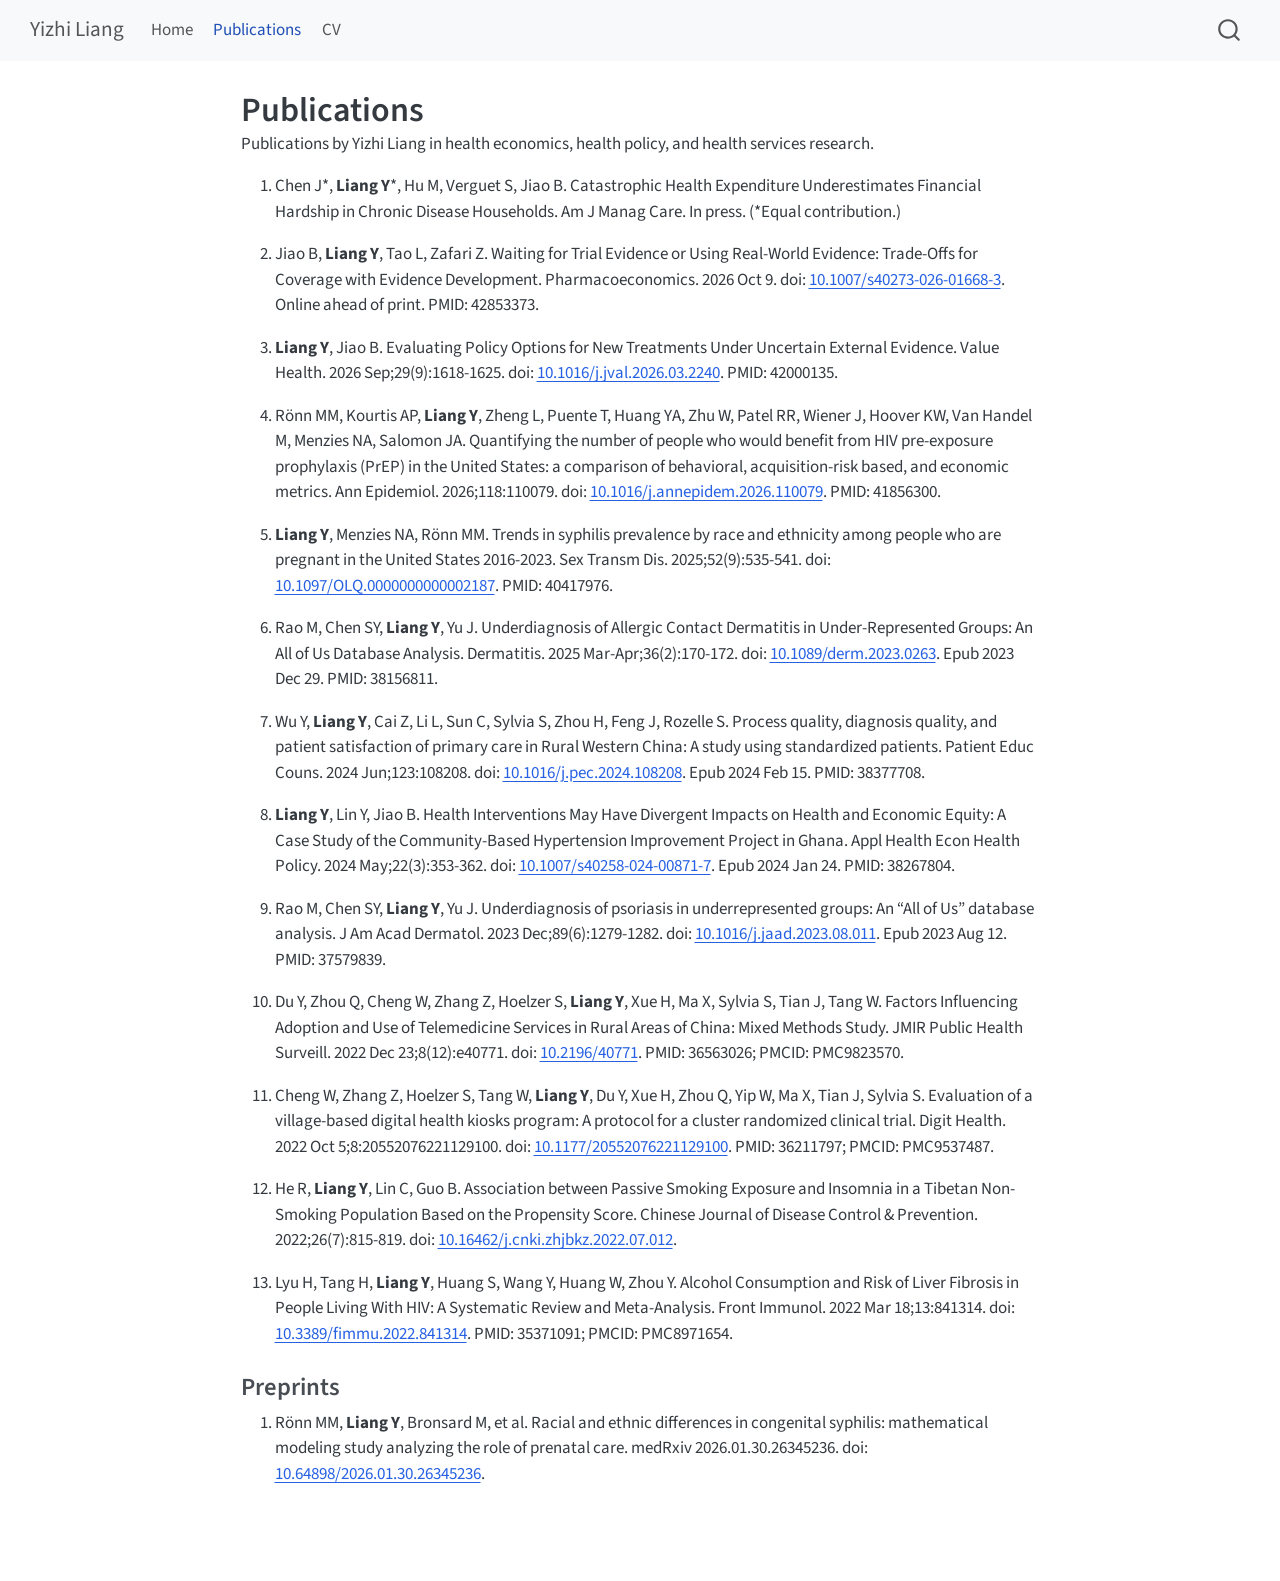
<file: publications.html>
<!DOCTYPE html>
<html xmlns="http://www.w3.org/1999/xhtml" lang="en" xml:lang="en"><head>

<meta charset="utf-8">
<meta name="generator" content="quarto-1.9.38">

<meta name="viewport" content="width=device-width, initial-scale=1.0, user-scalable=yes">

<meta name="description" content="Publications by Yizhi Liang in health economics, health policy, and health services research.">

<title>Publications – Yizhi Liang | Health Economics PhD, USC</title>
<style>
/* Default styles provided by pandoc.
** See https://pandoc.org/MANUAL.html#variables-for-html for config info.
*/
code{white-space: pre-wrap;}
span.smallcaps{font-variant: small-caps;}
div.columns{display: flex; gap: min(4vw, 1.5em);}
div.column{flex: auto; overflow-x: auto;}
div.hanging-indent{margin-left: 1.5em; text-indent: -1.5em;}
ul.task-list{list-style: none;}
ul.task-list li input[type="checkbox"] {
  width: 0.8em;
  margin: 0 0.8em 0.2em -1em; /* quarto-specific, see https://github.com/quarto-dev/quarto-cli/issues/4556 */ 
  vertical-align: middle;
}
</style>


<script src="site_libs/quarto-nav/quarto-nav.js"></script>
<script src="site_libs/quarto-nav/headroom.min.js"></script>
<script src="site_libs/clipboard/clipboard.min.js"></script>
<script src="site_libs/quarto-search/autocomplete.umd.js"></script>
<script src="site_libs/quarto-search/fuse.min.js"></script>
<script src="site_libs/quarto-search/quarto-search.js"></script>
<meta name="quarto:offset" content="./">
<script src="site_libs/quarto-html/quarto.js" type="module"></script>
<script src="site_libs/quarto-html/tabsets/tabsets.js" type="module"></script>
<script src="site_libs/quarto-html/popper.min.js"></script>
<script src="site_libs/quarto-html/tippy.umd.min.js"></script>
<script src="site_libs/quarto-html/anchor.min.js"></script>
<link href="site_libs/quarto-html/tippy.css" rel="stylesheet">
<link href="site_libs/quarto-html/quarto-syntax-highlighting-15634bcf2e68342d4ad2dfa704d543f6.css" rel="stylesheet" id="quarto-text-highlighting-styles">
<script src="site_libs/bootstrap/bootstrap.min.js"></script>
<link href="site_libs/bootstrap/bootstrap-icons.css" rel="stylesheet">
<link href="site_libs/bootstrap/bootstrap-759232fa0b86b84cb2931155628a3b47.min.css" rel="stylesheet" append-hash="true" id="quarto-bootstrap" data-mode="light">
<script id="quarto-search-options" type="application/json">{
  "location": "navbar",
  "copy-button": false,
  "collapse-after": 3,
  "panel-placement": "end",
  "type": "overlay",
  "limit": 50,
  "keyboard-shortcut": [
    "f",
    "/",
    "s"
  ],
  "show-item-context": false,
  "language": {
    "search-no-results-text": "No results",
    "search-matching-documents-text": "matching documents",
    "search-copy-link-title": "Copy link to search",
    "search-hide-matches-text": "Hide additional matches",
    "search-more-match-text": "more match in this document",
    "search-more-matches-text": "more matches in this document",
    "search-clear-button-title": "Clear",
    "search-text-placeholder": "",
    "search-detached-cancel-button-title": "Cancel",
    "search-submit-button-title": "Submit",
    "search-label": "Search"
  }
}</script>
<!-- Cloudflare Web Analytics --><script type="module" src="https://static.cloudflareinsights.com/beacon.min.js" data-cf-beacon="{&quot;token&quot;: &quot;642f5ecea32647feb23d455f85f21b78&quot;}"></script><!-- End Cloudflare Web Analytics -->
<script type="application/ld+json">
{
  "@context": "https://schema.org",
  "@type": "Person",
  "name": "Yizhi Liang",
  "url": "https://yizhilia.org/",
  "email": "mailto:yizhilia@usc.edu",
  "image": "https://yizhilia.org/assets/YIZHI_HEADSHOT.png",
  "jobTitle": "PhD Student in Health Economics",
  "affiliation": {
    "@type": "Organization",
    "name": "University of Southern California"
  },
  "sameAs": [
    "https://orcid.org/0000-0002-7475-496X",
    "https://scholar.google.com/citations?user=onCw2qgAAAAJ",
    "https://www.linkedin.com/in/yizhi-liang-heor/",
    "https://github.com/Yizhi-Liang"
  ]
}
</script>


<link rel="stylesheet" href="styles.css">
<meta property="og:title" content="Publications – Yizhi Liang | Health Economics PhD, USC">
<meta property="og:description" content="Publications by Yizhi Liang in health economics, health policy, and health services research.">
<meta property="og:image" content="https://yizhilia.org/assets/YIZHI_HEADSHOT.png">
<meta property="og:site_name" content="Yizhi Liang | Health Economics PhD, USC">
<meta property="og:image:alt" content="Headshot of Yizhi Liang, PhD student in Health Economics at the University of Southern California">
<meta property="og:locale" content="en_US">
<meta property="og:image:height" content="640">
<meta property="og:image:width" content="640">
<meta name="twitter:title" content="Publications – Yizhi Liang | Health Economics PhD, USC">
<meta name="twitter:description" content="Publications by Yizhi Liang in health economics, health policy, and health services research.">
<meta name="twitter:image" content="https://yizhilia.org/assets/YIZHI_HEADSHOT.png">
<meta name="twitter:image:alt" content="Headshot of Yizhi Liang, PhD student in Health Economics at the University of Southern California">
<meta name="twitter:card" content="summary_large_image">
<meta name="twitter:image-height" content="640">
<meta name="twitter:image-width" content="640">
<link rel="canonical" href="https://yizhilia.org/publications.html">
</head>

<body class="nav-fixed fullcontent quarto-light">

<div id="quarto-search-results"></div>
  <header id="quarto-header" class="headroom fixed-top">
    <nav class="navbar navbar-expand-lg " data-bs-theme="dark">
      <div class="navbar-container container-fluid">
      <div class="navbar-brand-container mx-auto">
    <a class="navbar-brand" href="./index.html">
    <span class="navbar-title">Yizhi Liang</span>
    </a>
  </div>
            <div id="quarto-search" class="" title="Search"></div>
          <button class="navbar-toggler" type="button" data-bs-toggle="collapse" data-bs-target="#navbarCollapse" aria-controls="navbarCollapse" role="menu" aria-expanded="false" aria-label="Toggle navigation" onclick="if (window.quartoToggleHeadroom) { window.quartoToggleHeadroom(); }">
  <span class="navbar-toggler-icon"></span>
</button>
          <div class="collapse navbar-collapse" id="navbarCollapse">
            <ul class="navbar-nav navbar-nav-scroll me-auto">
  <li class="nav-item">
    <a class="nav-link" href="./index.html"> 
<span class="menu-text">Home</span></a>
  </li>  
  <li class="nav-item">
    <a class="nav-link active" href="./publications.html" aria-current="page"> 
<span class="menu-text">Publications</span></a>
  </li>  
  <li class="nav-item">
    <a class="nav-link" href="./cv/index.html"> 
<span class="menu-text">CV</span></a>
  </li>  
</ul>
          </div> <!-- /navcollapse -->
            <div class="quarto-navbar-tools">
</div>
      </div> <!-- /container-fluid -->
    </nav>
</header>
<!-- content -->
<div id="quarto-content" class="quarto-container page-columns page-rows-contents page-layout-article page-navbar">
<!-- sidebar -->
<!-- margin-sidebar -->
    
<!-- main -->
<main class="content" id="quarto-document-content">

<header id="title-block-header" class="quarto-title-block default">
<div class="quarto-title">
<h1 class="title">Publications</h1>
</div>

<div>
  <div class="description">
    Publications by Yizhi Liang in health economics, health policy, and health services research.
  </div>
</div>


<div class="quarto-title-meta">

    
  
    
  </div>
  


</header>


<ol type="1">
<li><p>Chen J*, <strong>Liang Y</strong>*, Hu M, Verguet S, Jiao B. Catastrophic Health Expenditure Underestimates Financial Hardship in Chronic Disease Households. Am J Manag Care. In press. (*Equal contribution.)</p></li>
<li><p>Jiao B, <strong>Liang Y</strong>, Tao L, Zafari Z. Waiting for Trial Evidence or Using Real-World Evidence: Trade-Offs for Coverage with Evidence Development. Pharmacoeconomics. 2026 Oct 9. doi: <a href="https://doi.org/10.1007/s40273-026-01668-3">10.1007/s40273-026-01668-3</a>. Online ahead of print. PMID: 42853373.</p></li>
<li><p><strong>Liang Y</strong>, Jiao B. Evaluating Policy Options for New Treatments Under Uncertain External Evidence. Value Health. 2026 Sep;29(9):1618-1625. doi: <a href="https://doi.org/10.1016/j.jval.2026.03.2240">10.1016/j.jval.2026.03.2240</a>. PMID: 42000135.</p></li>
<li><p>Rönn MM, Kourtis AP, <strong>Liang Y</strong>, Zheng L, Puente T, Huang YA, Zhu W, Patel RR, Wiener J, Hoover KW, Van Handel M, Menzies NA, Salomon JA. Quantifying the number of people who would benefit from HIV pre-exposure prophylaxis (PrEP) in the United States: a comparison of behavioral, acquisition-risk based, and economic metrics. Ann Epidemiol. 2026;118:110079. doi: <a href="https://doi.org/10.1016/j.annepidem.2026.110079">10.1016/j.annepidem.2026.110079</a>. PMID: 41856300.</p></li>
<li><p><strong>Liang Y</strong>, Menzies NA, Rönn MM. Trends in syphilis prevalence by race and ethnicity among people who are pregnant in the United States 2016-2023. Sex Transm Dis. 2025;52(9):535-541. doi: <a href="https://doi.org/10.1097/OLQ.0000000000002187">10.1097/OLQ.0000000000002187</a>. PMID: 40417976.</p></li>
<li><p>Rao M, Chen SY, <strong>Liang Y</strong>, Yu J. Underdiagnosis of Allergic Contact Dermatitis in Under-Represented Groups: An All of Us Database Analysis. Dermatitis. 2025 Mar-Apr;36(2):170-172. doi: <a href="https://doi.org/10.1089/derm.2023.0263">10.1089/derm.2023.0263</a>. Epub 2023 Dec 29. PMID: 38156811.</p></li>
<li><p>Wu Y, <strong>Liang Y</strong>, Cai Z, Li L, Sun C, Sylvia S, Zhou H, Feng J, Rozelle S. Process quality, diagnosis quality, and patient satisfaction of primary care in Rural Western China: A study using standardized patients. Patient Educ Couns. 2024 Jun;123:108208. doi: <a href="https://doi.org/10.1016/j.pec.2024.108208">10.1016/j.pec.2024.108208</a>. Epub 2024 Feb 15. PMID: 38377708.</p></li>
<li><p><strong>Liang Y</strong>, Lin Y, Jiao B. Health Interventions May Have Divergent Impacts on Health and Economic Equity: A Case Study of the Community-Based Hypertension Improvement Project in Ghana. Appl Health Econ Health Policy. 2024 May;22(3):353-362. doi: <a href="https://doi.org/10.1007/s40258-024-00871-7">10.1007/s40258-024-00871-7</a>. Epub 2024 Jan 24. PMID: 38267804.</p></li>
<li><p>Rao M, Chen SY, <strong>Liang Y</strong>, Yu J. Underdiagnosis of psoriasis in underrepresented groups: An “All of Us” database analysis. J Am Acad Dermatol. 2023 Dec;89(6):1279-1282. doi: <a href="https://doi.org/10.1016/j.jaad.2023.08.011">10.1016/j.jaad.2023.08.011</a>. Epub 2023 Aug 12. PMID: 37579839.</p></li>
<li><p>Du Y, Zhou Q, Cheng W, Zhang Z, Hoelzer S, <strong>Liang Y</strong>, Xue H, Ma X, Sylvia S, Tian J, Tang W. Factors Influencing Adoption and Use of Telemedicine Services in Rural Areas of China: Mixed Methods Study. JMIR Public Health Surveill. 2022 Dec 23;8(12):e40771. doi: <a href="https://doi.org/10.2196/40771">10.2196/40771</a>. PMID: 36563026; PMCID: PMC9823570.</p></li>
<li><p>Cheng W, Zhang Z, Hoelzer S, Tang W, <strong>Liang Y</strong>, Du Y, Xue H, Zhou Q, Yip W, Ma X, Tian J, Sylvia S. Evaluation of a village-based digital health kiosks program: A protocol for a cluster randomized clinical trial. Digit Health. 2022 Oct 5;8:20552076221129100. doi: <a href="https://doi.org/10.1177/20552076221129100">10.1177/20552076221129100</a>. PMID: 36211797; PMCID: PMC9537487.</p></li>
<li><p>He R, <strong>Liang Y</strong>, Lin C, Guo B. Association between Passive Smoking Exposure and Insomnia in a Tibetan Non-Smoking Population Based on the Propensity Score. Chinese Journal of Disease Control &amp; Prevention. 2022;26(7):815-819. doi: <a href="https://doi.org/10.16462/j.cnki.zhjbkz.2022.07.012">10.16462/j.cnki.zhjbkz.2022.07.012</a>.</p></li>
<li><p>Lyu H, Tang H, <strong>Liang Y</strong>, Huang S, Wang Y, Huang W, Zhou Y. Alcohol Consumption and Risk of Liver Fibrosis in People Living With HIV: A Systematic Review and Meta-Analysis. Front Immunol. 2022 Mar 18;13:841314. doi: <a href="https://doi.org/10.3389/fimmu.2022.841314">10.3389/fimmu.2022.841314</a>. PMID: 35371091; PMCID: PMC8971654.</p></li>
</ol>
<section id="preprints" class="level3">
<h3 class="anchored" data-anchor-id="preprints">Preprints</h3>
<ol type="1">
<li>Rönn MM, <strong>Liang Y</strong>, Bronsard M, et al.&nbsp;Racial and ethnic differences in congenital syphilis: mathematical modeling study analyzing the role of prenatal care. medRxiv 2026.01.30.26345236. doi: <a href="https://doi.org/10.64898/2026.01.30.26345236">10.64898/2026.01.30.26345236</a>.</li>
</ol>


</section>

</main> <!-- /main -->
<script id="quarto-html-after-body" type="application/javascript">
  window.document.addEventListener("DOMContentLoaded", function (event) {
    const icon = "";
    const anchorJS = new window.AnchorJS();
    anchorJS.options = {
      placement: 'right',
      icon: icon
    };
    anchorJS.add('.anchored');
    const isCodeAnnotation = (el) => {
      for (const clz of el.classList) {
        if (clz.startsWith('code-annotation-')) {                     
          return true;
        }
      }
      return false;
    }
    const onCopySuccess = function(e) {
      // button target
      const button = e.trigger;
      // don't keep focus
      button.blur();
      // flash "checked"
      button.classList.add('code-copy-button-checked');
      var currentTitle = button.getAttribute("title");
      button.setAttribute("title", "Copied!");
      let tooltip;
      if (window.bootstrap) {
        button.setAttribute("data-bs-toggle", "tooltip");
        button.setAttribute("data-bs-placement", "left");
        button.setAttribute("data-bs-title", "Copied!");
        tooltip = new bootstrap.Tooltip(button, 
          { trigger: "manual", 
            customClass: "code-copy-button-tooltip",
            offset: [0, -8]});
        tooltip.show();    
      }
      setTimeout(function() {
        if (tooltip) {
          tooltip.hide();
          button.removeAttribute("data-bs-title");
          button.removeAttribute("data-bs-toggle");
          button.removeAttribute("data-bs-placement");
        }
        button.setAttribute("title", currentTitle);
        button.classList.remove('code-copy-button-checked');
      }, 1000);
      // clear code selection
      e.clearSelection();
    }
    const getTextToCopy = function(trigger) {
      const outerScaffold = trigger.parentElement.cloneNode(true);
      const codeEl = outerScaffold.querySelector('code');
      for (const childEl of codeEl.children) {
        if (isCodeAnnotation(childEl)) {
          childEl.remove();
        }
      }
      return codeEl.innerText;
    }
    const clipboard = new window.ClipboardJS('.code-copy-button:not([data-in-quarto-modal])', {
      text: getTextToCopy
    });
    clipboard.on('success', onCopySuccess);
    if (window.document.getElementById('quarto-embedded-source-code-modal')) {
      const clipboardModal = new window.ClipboardJS('.code-copy-button[data-in-quarto-modal]', {
        text: getTextToCopy,
        container: window.document.getElementById('quarto-embedded-source-code-modal')
      });
      clipboardModal.on('success', onCopySuccess);
    }
      var localhostRegex = new RegExp(/^(?:http|https):\/\/localhost\:?[0-9]*\//);
      var mailtoRegex = new RegExp(/^mailto:/);
        var filterRegex = new RegExp("https:\/\/yizhilia\.org");
      var isInternal = (href) => {
          return filterRegex.test(href) || localhostRegex.test(href) || mailtoRegex.test(href);
      }
      // Inspect non-navigation links and adorn them if external
     var links = window.document.querySelectorAll('a[href]:not(.nav-link):not(.navbar-brand):not(.toc-action):not(.sidebar-link):not(.sidebar-item-toggle):not(.pagination-link):not(.no-external):not([aria-hidden]):not(.dropdown-item):not(.quarto-navigation-tool):not(.about-link)');
      for (var i=0; i<links.length; i++) {
        const link = links[i];
        if (!isInternal(link.href)) {
          // undo the damage that might have been done by quarto-nav.js in the case of
          // links that we want to consider external
          if (link.dataset.originalHref !== undefined) {
            link.href = link.dataset.originalHref;
          }
        }
      }
    function tippyHover(el, contentFn, onTriggerFn, onUntriggerFn) {
      const config = {
        allowHTML: true,
        maxWidth: 500,
        delay: 100,
        arrow: false,
        appendTo: function(el) {
            return el.parentElement;
        },
        interactive: true,
        interactiveBorder: 10,
        theme: 'quarto',
        placement: 'bottom-start',
      };
      if (contentFn) {
        config.content = contentFn;
      }
      if (onTriggerFn) {
        config.onTrigger = onTriggerFn;
      }
      if (onUntriggerFn) {
        config.onUntrigger = onUntriggerFn;
      }
      window.tippy(el, config); 
    }
    const noterefs = window.document.querySelectorAll('a[role="doc-noteref"]');
    for (var i=0; i<noterefs.length; i++) {
      const ref = noterefs[i];
      tippyHover(ref, function() {
        // use id or data attribute instead here
        let href = ref.getAttribute('data-footnote-href') || ref.getAttribute('href');
        try { href = new URL(href).hash; } catch {}
        const id = href.replace(/^#\/?/, "");
        const note = window.document.getElementById(id);
        if (note) {
          return note.innerHTML;
        } else {
          return "";
        }
      });
    }
    const xrefs = window.document.querySelectorAll('a.quarto-xref');
    const processXRef = (id, note) => {
      // Strip column container classes
      const stripColumnClz = (el) => {
        el.classList.remove("page-full", "page-columns");
        if (el.children) {
          for (const child of el.children) {
            stripColumnClz(child);
          }
        }
      }
      stripColumnClz(note)
      if (id === null || id.startsWith('sec-')) {
        // Special case sections, only their first couple elements
        const container = document.createElement("div");
        if (note.children && note.children.length > 2) {
          container.appendChild(note.children[0].cloneNode(true));
          for (let i = 1; i < note.children.length; i++) {
            const child = note.children[i];
            if (child.tagName === "P" && child.innerText === "") {
              continue;
            } else {
              container.appendChild(child.cloneNode(true));
              break;
            }
          }
          if (window.Quarto?.typesetMath) {
            window.Quarto.typesetMath(container);
          }
          return container.innerHTML
        } else {
          if (window.Quarto?.typesetMath) {
            window.Quarto.typesetMath(note);
          }
          return note.innerHTML;
        }
      } else {
        // Remove any anchor links if they are present
        const anchorLink = note.querySelector('a.anchorjs-link');
        if (anchorLink) {
          anchorLink.remove();
        }
        if (window.Quarto?.typesetMath) {
          window.Quarto.typesetMath(note);
        }
        if (note.classList.contains("callout")) {
          return note.outerHTML;
        } else {
          return note.innerHTML;
        }
      }
    }
    for (var i=0; i<xrefs.length; i++) {
      const xref = xrefs[i];
      tippyHover(xref, undefined, function(instance) {
        instance.disable();
        let url = xref.getAttribute('href');
        let hash = undefined; 
        if (url.startsWith('#')) {
          hash = url;
        } else {
          try { hash = new URL(url).hash; } catch {}
        }
        if (hash) {
          const id = hash.replace(/^#\/?/, "");
          const note = window.document.getElementById(id);
          if (note !== null) {
            try {
              const html = processXRef(id, note.cloneNode(true));
              instance.setContent(html);
            } finally {
              instance.enable();
              instance.show();
            }
          } else {
            // See if we can fetch this
            fetch(url.split('#')[0])
            .then(res => res.text())
            .then(html => {
              const parser = new DOMParser();
              const htmlDoc = parser.parseFromString(html, "text/html");
              const note = htmlDoc.getElementById(id);
              if (note !== null) {
                const html = processXRef(id, note);
                instance.setContent(html);
              } 
            }).finally(() => {
              instance.enable();
              instance.show();
            });
          }
        } else {
          // See if we can fetch a full url (with no hash to target)
          // This is a special case and we should probably do some content thinning / targeting
          fetch(url)
          .then(res => res.text())
          .then(html => {
            const parser = new DOMParser();
            const htmlDoc = parser.parseFromString(html, "text/html");
            const note = htmlDoc.querySelector('main.content');
            if (note !== null) {
              // This should only happen for chapter cross references
              // (since there is no id in the URL)
              // remove the first header
              if (note.children.length > 0 && note.children[0].tagName === "HEADER") {
                note.children[0].remove();
              }
              const html = processXRef(null, note);
              instance.setContent(html);
            } 
          }).finally(() => {
            instance.enable();
            instance.show();
          });
        }
      }, function(instance) {
      });
    }
        let selectedAnnoteEl;
        const selectorForAnnotation = ( cell, annotation) => {
          let cellAttr = 'data-code-cell="' + cell + '"';
          let lineAttr = 'data-code-annotation="' +  annotation + '"';
          const selector = 'span[' + cellAttr + '][' + lineAttr + ']';
          return selector;
        }
        const selectCodeLines = (annoteEl) => {
          const doc = window.document;
          const targetCell = annoteEl.getAttribute("data-target-cell");
          const targetAnnotation = annoteEl.getAttribute("data-target-annotation");
          const annoteSpan = window.document.querySelector(selectorForAnnotation(targetCell, targetAnnotation));
          const lines = annoteSpan.getAttribute("data-code-lines").split(",");
          const lineIds = lines.map((line) => {
            return targetCell + "-" + line;
          })
          let top = null;
          let height = null;
          let parent = null;
          if (lineIds.length > 0) {
              //compute the position of the single el (top and bottom and make a div)
              const el = window.document.getElementById(lineIds[0]);
              top = el.offsetTop;
              height = el.offsetHeight;
              parent = el.parentElement.parentElement;
            if (lineIds.length > 1) {
              const lastEl = window.document.getElementById(lineIds[lineIds.length - 1]);
              const bottom = lastEl.offsetTop + lastEl.offsetHeight;
              height = bottom - top;
            }
            if (top !== null && height !== null && parent !== null) {
              // cook up a div (if necessary) and position it 
              let div = window.document.getElementById("code-annotation-line-highlight");
              if (div === null) {
                div = window.document.createElement("div");
                div.setAttribute("id", "code-annotation-line-highlight");
                div.style.position = 'absolute';
                parent.appendChild(div);
              }
              div.style.top = top - 2 + "px";
              div.style.height = height + 4 + "px";
              div.style.left = 0;
              let gutterDiv = window.document.getElementById("code-annotation-line-highlight-gutter");
              if (gutterDiv === null) {
                gutterDiv = window.document.createElement("div");
                gutterDiv.setAttribute("id", "code-annotation-line-highlight-gutter");
                gutterDiv.style.position = 'absolute';
                const codeCell = window.document.getElementById(targetCell);
                const gutter = codeCell.querySelector('.code-annotation-gutter');
                gutter.appendChild(gutterDiv);
              }
              gutterDiv.style.top = top - 2 + "px";
              gutterDiv.style.height = height + 4 + "px";
            }
            selectedAnnoteEl = annoteEl;
          }
        };
        const unselectCodeLines = () => {
          const elementsIds = ["code-annotation-line-highlight", "code-annotation-line-highlight-gutter"];
          elementsIds.forEach((elId) => {
            const div = window.document.getElementById(elId);
            if (div) {
              div.remove();
            }
          });
          selectedAnnoteEl = undefined;
        };
          // Handle positioning of the toggle
      window.addEventListener(
        "resize",
        throttle(() => {
          elRect = undefined;
          if (selectedAnnoteEl) {
            selectCodeLines(selectedAnnoteEl);
          }
        }, 10)
      );
      function throttle(fn, ms) {
      let throttle = false;
      let timer;
        return (...args) => {
          if(!throttle) { // first call gets through
              fn.apply(this, args);
              throttle = true;
          } else { // all the others get throttled
              if(timer) clearTimeout(timer); // cancel #2
              timer = setTimeout(() => {
                fn.apply(this, args);
                timer = throttle = false;
              }, ms);
          }
        };
      }
        // Attach click handler to the DT
        const annoteDls = window.document.querySelectorAll('dt[data-target-cell]');
        for (const annoteDlNode of annoteDls) {
          annoteDlNode.addEventListener('click', (event) => {
            const clickedEl = event.target;
            if (clickedEl !== selectedAnnoteEl) {
              unselectCodeLines();
              const activeEl = window.document.querySelector('dt[data-target-cell].code-annotation-active');
              if (activeEl) {
                activeEl.classList.remove('code-annotation-active');
              }
              selectCodeLines(clickedEl);
              clickedEl.classList.add('code-annotation-active');
            } else {
              // Unselect the line
              unselectCodeLines();
              clickedEl.classList.remove('code-annotation-active');
            }
          });
        }
    const findCites = (el) => {
      const parentEl = el.parentElement;
      if (parentEl) {
        const cites = parentEl.dataset.cites;
        if (cites) {
          return {
            el,
            cites: cites.split(' ')
          };
        } else {
          return findCites(el.parentElement)
        }
      } else {
        return undefined;
      }
    };
    var bibliorefs = window.document.querySelectorAll('a[role="doc-biblioref"]');
    for (var i=0; i<bibliorefs.length; i++) {
      const ref = bibliorefs[i];
      const citeInfo = findCites(ref);
      if (citeInfo) {
        tippyHover(citeInfo.el, function() {
          var popup = window.document.createElement('div');
          citeInfo.cites.forEach(function(cite) {
            var citeDiv = window.document.createElement('div');
            citeDiv.classList.add('hanging-indent');
            citeDiv.classList.add('csl-entry');
            var biblioDiv = window.document.getElementById('ref-' + cite);
            if (biblioDiv) {
              citeDiv.innerHTML = biblioDiv.innerHTML;
            }
            popup.appendChild(citeDiv);
          });
          return popup.innerHTML;
        });
      }
    }
  });
  </script>
</div> <!-- /content -->




</body></html>
</file>
<file: site_libs/quarto-html/tippy.css>
.tippy-box[data-animation=fade][data-state=hidden]{opacity:0}[data-tippy-root]{max-width:calc(100vw - 10px)}.tippy-box{position:relative;background-color:#333;color:#fff;border-radius:4px;font-size:14px;line-height:1.4;white-space:normal;outline:0;transition-property:transform,visibility,opacity}.tippy-box[data-placement^=top]>.tippy-arrow{bottom:0}.tippy-box[data-placement^=top]>.tippy-arrow:before{bottom:-7px;left:0;border-width:8px 8px 0;border-top-color:initial;transform-origin:center top}.tippy-box[data-placement^=bottom]>.tippy-arrow{top:0}.tippy-box[data-placement^=bottom]>.tippy-arrow:before{top:-7px;left:0;border-width:0 8px 8px;border-bottom-color:initial;transform-origin:center bottom}.tippy-box[data-placement^=left]>.tippy-arrow{right:0}.tippy-box[data-placement^=left]>.tippy-arrow:before{border-width:8px 0 8px 8px;border-left-color:initial;right:-7px;transform-origin:center left}.tippy-box[data-placement^=right]>.tippy-arrow{left:0}.tippy-box[data-placement^=right]>.tippy-arrow:before{left:-7px;border-width:8px 8px 8px 0;border-right-color:initial;transform-origin:center right}.tippy-box[data-inertia][data-state=visible]{transition-timing-function:cubic-bezier(.54,1.5,.38,1.11)}.tippy-arrow{width:16px;height:16px;color:#333}.tippy-arrow:before{content:"";position:absolute;border-color:transparent;border-style:solid}.tippy-content{position:relative;padding:5px 9px;z-index:1}
</file>
<file: site_libs/quarto-html/quarto-syntax-highlighting-15634bcf2e68342d4ad2dfa704d543f6.css>
/* quarto syntax highlight colors */
:root {
  --quarto-hl-ot-color: #003B4F;
  --quarto-hl-at-color: #657422;
  --quarto-hl-ss-color: #20794D;
  --quarto-hl-an-color: #5E5E5E;
  --quarto-hl-fu-color: #4758AB;
  --quarto-hl-st-color: #20794D;
  --quarto-hl-cf-color: #003B4F;
  --quarto-hl-op-color: #5E5E5E;
  --quarto-hl-er-color: #AD0000;
  --quarto-hl-bn-color: #AD0000;
  --quarto-hl-al-color: #AD0000;
  --quarto-hl-va-color: #111111;
  --quarto-hl-bu-color: inherit;
  --quarto-hl-ex-color: inherit;
  --quarto-hl-pp-color: #AD0000;
  --quarto-hl-in-color: #5E5E5E;
  --quarto-hl-vs-color: #20794D;
  --quarto-hl-wa-color: #5E5E5E;
  --quarto-hl-do-color: #5E5E5E;
  --quarto-hl-im-color: #00769E;
  --quarto-hl-ch-color: #20794D;
  --quarto-hl-dt-color: #AD0000;
  --quarto-hl-fl-color: #AD0000;
  --quarto-hl-co-color: #5E5E5E;
  --quarto-hl-cv-color: #5E5E5E;
  --quarto-hl-cn-color: #8f5902;
  --quarto-hl-sc-color: #5E5E5E;
  --quarto-hl-dv-color: #AD0000;
  --quarto-hl-kw-color: #003B4F;
}

/* other quarto variables */
:root {
  --quarto-font-monospace: SFMono-Regular, Menlo, Monaco, Consolas, "Liberation Mono", "Courier New", monospace;
}

/* syntax highlight based on Pandoc's rules */
pre > code.sourceCode > span {
  color: #003B4F;
}

code.sourceCode > span {
  color: #003B4F;
}

div.sourceCode,
div.sourceCode pre.sourceCode {
  color: #003B4F;
}

/* Normal */
code span {
  color: #003B4F;
}

/* Alert */
code span.al {
  color: #AD0000;
  font-style: inherit;
}

/* Annotation */
code span.an {
  color: #5E5E5E;
  font-style: inherit;
}

/* Attribute */
code span.at {
  color: #657422;
  font-style: inherit;
}

/* BaseN */
code span.bn {
  color: #AD0000;
  font-style: inherit;
}

/* BuiltIn */
code span.bu {
  font-style: inherit;
}

/* ControlFlow */
code span.cf {
  color: #003B4F;
  font-weight: bold;
  font-style: inherit;
}

/* Char */
code span.ch {
  color: #20794D;
  font-style: inherit;
}

/* Constant */
code span.cn {
  color: #8f5902;
  font-style: inherit;
}

/* Comment */
code span.co {
  color: #5E5E5E;
  font-style: inherit;
}

/* CommentVar */
code span.cv {
  color: #5E5E5E;
  font-style: italic;
}

/* Documentation */
code span.do {
  color: #5E5E5E;
  font-style: italic;
}

/* DataType */
code span.dt {
  color: #AD0000;
  font-style: inherit;
}

/* DecVal */
code span.dv {
  color: #AD0000;
  font-style: inherit;
}

/* Error */
code span.er {
  color: #AD0000;
  font-style: inherit;
}

/* Extension */
code span.ex {
  font-style: inherit;
}

/* Float */
code span.fl {
  color: #AD0000;
  font-style: inherit;
}

/* Function */
code span.fu {
  color: #4758AB;
  font-style: inherit;
}

/* Import */
code span.im {
  color: #00769E;
  font-style: inherit;
}

/* Information */
code span.in {
  color: #5E5E5E;
  font-style: inherit;
}

/* Keyword */
code span.kw {
  color: #003B4F;
  font-weight: bold;
  font-style: inherit;
}

/* Operator */
code span.op {
  color: #5E5E5E;
  font-style: inherit;
}

/* Other */
code span.ot {
  color: #003B4F;
  font-style: inherit;
}

/* Preprocessor */
code span.pp {
  color: #AD0000;
  font-style: inherit;
}

/* SpecialChar */
code span.sc {
  color: #5E5E5E;
  font-style: inherit;
}

/* SpecialString */
code span.ss {
  color: #20794D;
  font-style: inherit;
}

/* String */
code span.st {
  color: #20794D;
  font-style: inherit;
}

/* Variable */
code span.va {
  color: #111111;
  font-style: inherit;
}

/* VerbatimString */
code span.vs {
  color: #20794D;
  font-style: inherit;
}

/* Warning */
code span.wa {
  color: #5E5E5E;
  font-style: italic;
}

.prevent-inlining {
  content: "</";
}

/*# sourceMappingURL=f23921c56f73e400b49028c9186a1aa0.css.map */
</file>
<file: styles.css>
.cvr {
  float: right;
  color: #555;
}

/* On phones, floated dates interleave awkwardly with wrapped text — stack them instead. */
@media (max-width: 576px) {
  .cvr {
    float: none;
    display: block;
    color: #777;
    font-size: 0.9em;
  }
}

/* CV page: hide the "PUBLISHED <date>" title meta (the PDF carries its own Updated header). */
.quarto-title-meta {
  display: none;
}

/* Homepage block "My work in the current policy landscape" (data/policy-context.ejs). */
.pc-jump {
  display: inline-block;
  margin-top: 0.25rem;
  padding: 0.35rem 0.9rem;
  border: 1px solid #2761e3;
  border-radius: 999px;
  color: #2761e3;
  font-size: 0.95em;
  text-decoration: none;
}
.pc-jump:hover {
  background: #2761e3;
  color: #fff;
}
#policy-landscape {
  margin-top: 2.5rem;
}
.pc-asof {
  color: #6c757d;
  font-size: 0.9em;
  margin-bottom: 0.5rem;
}
.pc-theme {
  margin: 1.75rem 0 0.6rem;
  font-size: 1.05rem;
  font-weight: 700;
  letter-spacing: 0.02em;
  color: #2761e3;
}
.pc-row {
  display: grid;
  grid-template-columns: 1fr 1fr;
  margin-bottom: 0.9rem;
  border: 1px solid #dee2e6;
  border-radius: 8px;
  overflow: hidden;
}
.pc-policy,
.pc-work {
  padding: 0.9rem 1.1rem;
}
.pc-work {
  background: #f3f6fc;
  border-left: 3px solid #2761e3;
}
.pc-label {
  margin-bottom: 0.3rem;
  font-size: 0.8rem;
  font-weight: 600;
  letter-spacing: 0.04em;
  text-transform: uppercase;
  color: #6c757d;
}
.pc-title {
  display: block;
  margin-bottom: 0.35rem;
  font-weight: 600;
  line-height: 1.35;
}
.pc-title .bi {
  font-size: 0.75em;
}
.pc-row p {
  margin-bottom: 0.4rem;
  font-size: 0.95rem;
  line-height: 1.5;
}
.pc-links a {
  display: inline-block;
  margin-right: 0.9rem;
  font-size: 0.9rem;
  font-weight: 600;
}
.pc-plugin {
  margin-top: 1.25rem;
  padding: 0.8rem 1.1rem;
  border: 1px dashed #adb5bd;
  border-radius: 8px;
  font-size: 0.95rem;
}

@media (max-width: 576px) {
  .pc-row {
    grid-template-columns: 1fr;
  }
  .pc-work {
    border-left: none;
    border-top: 3px solid #2761e3;
  }
}
</file>
